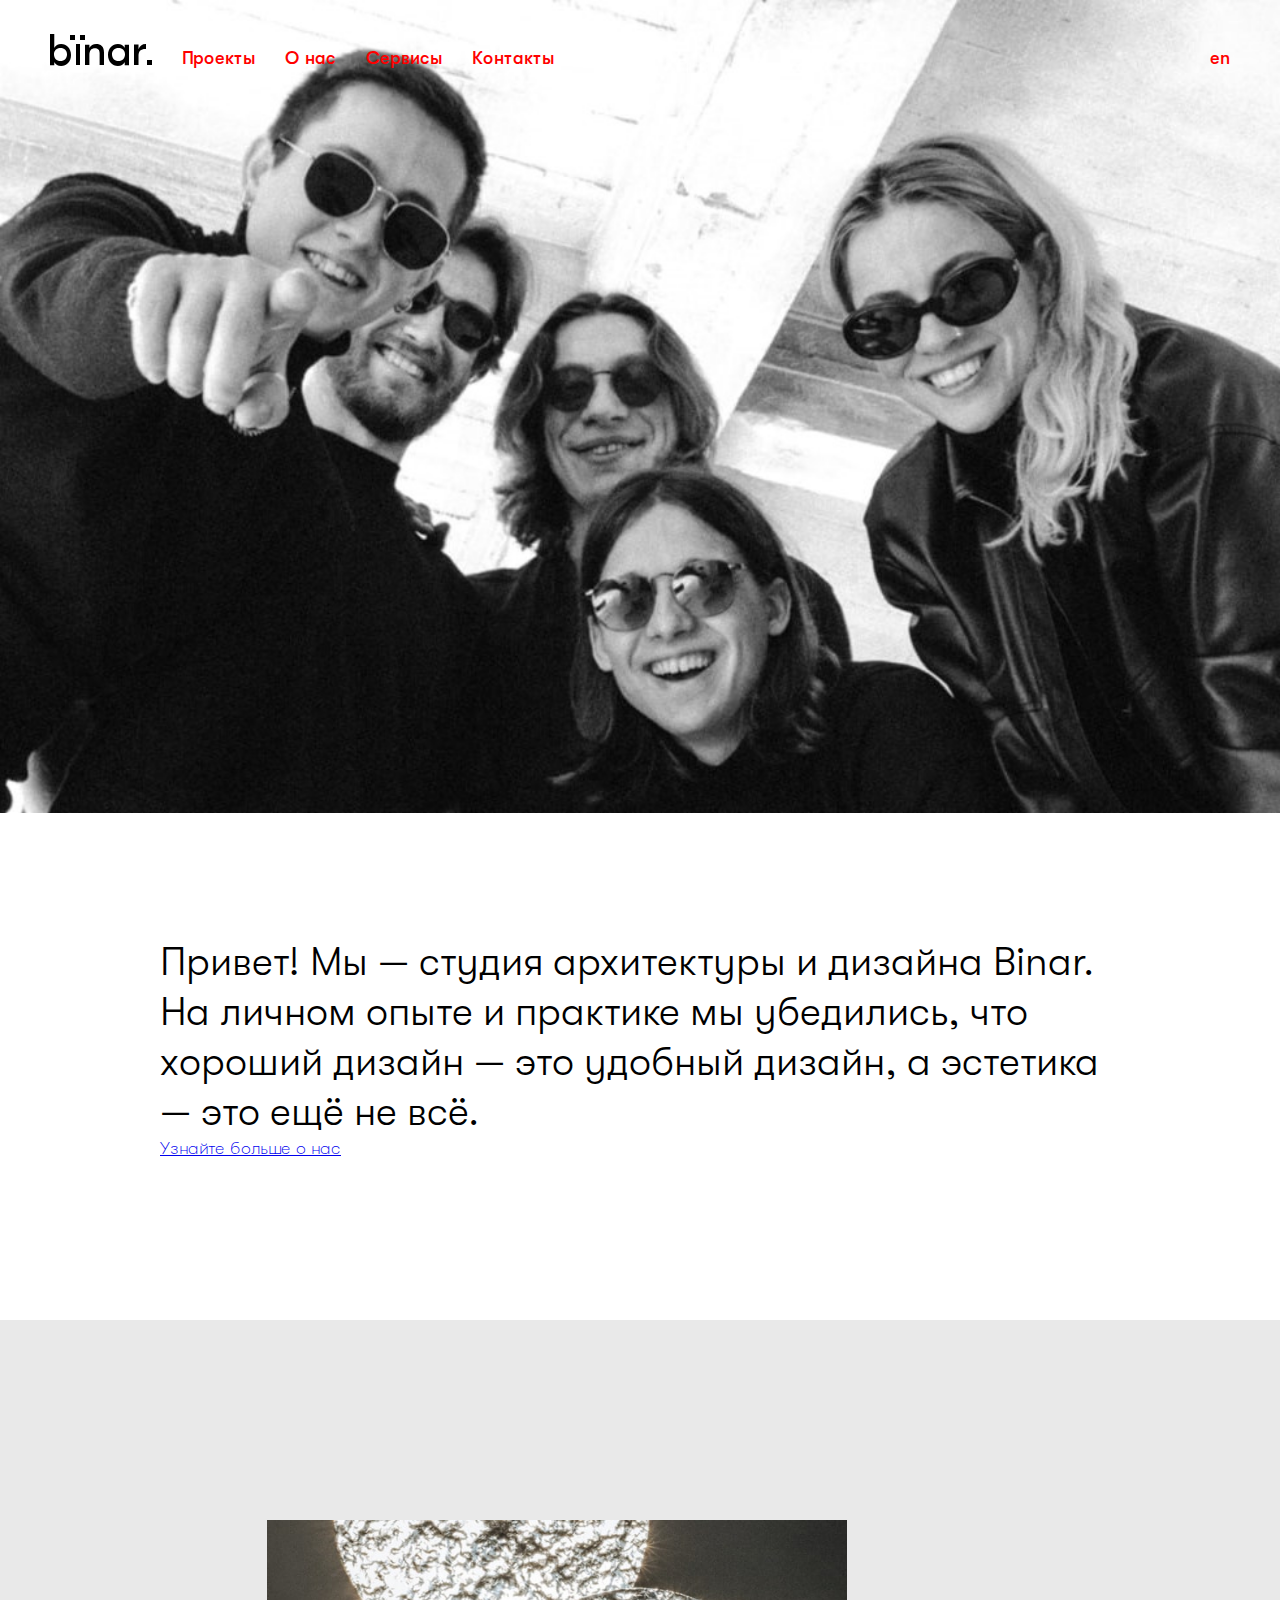
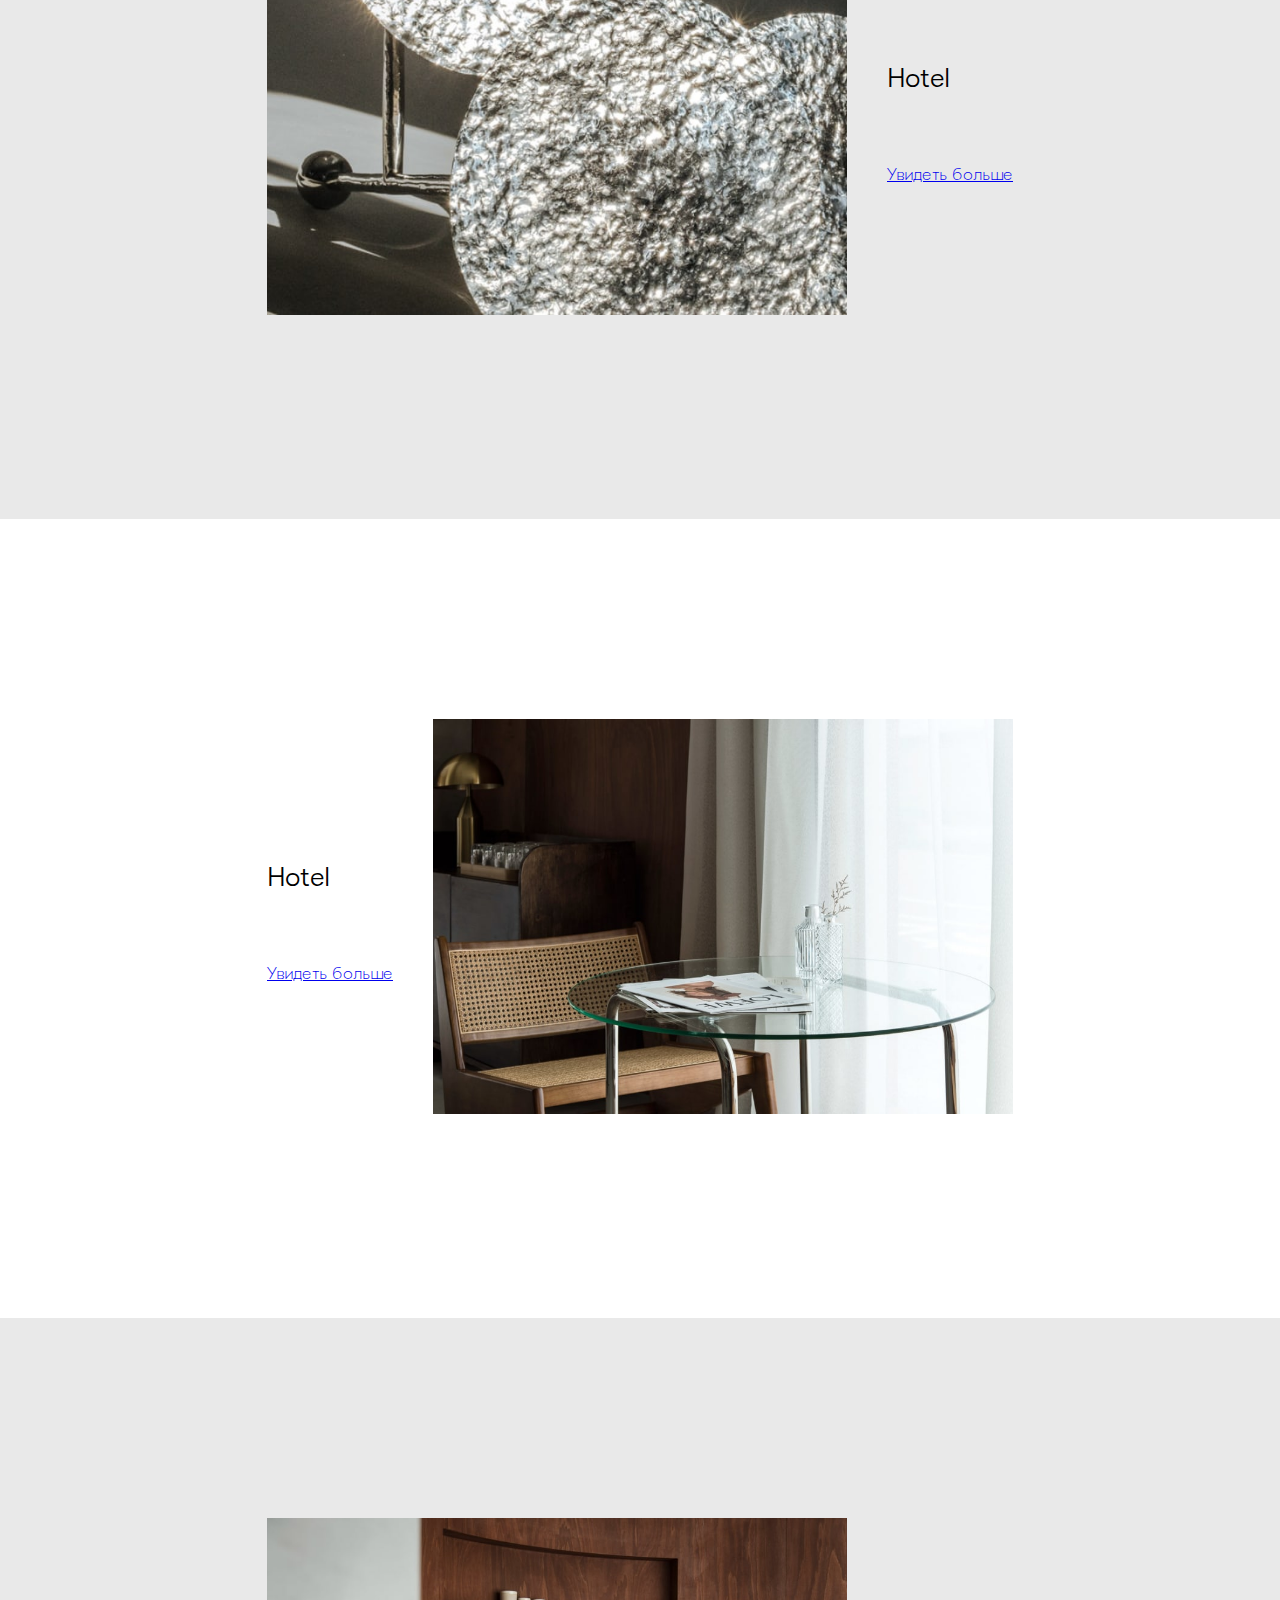
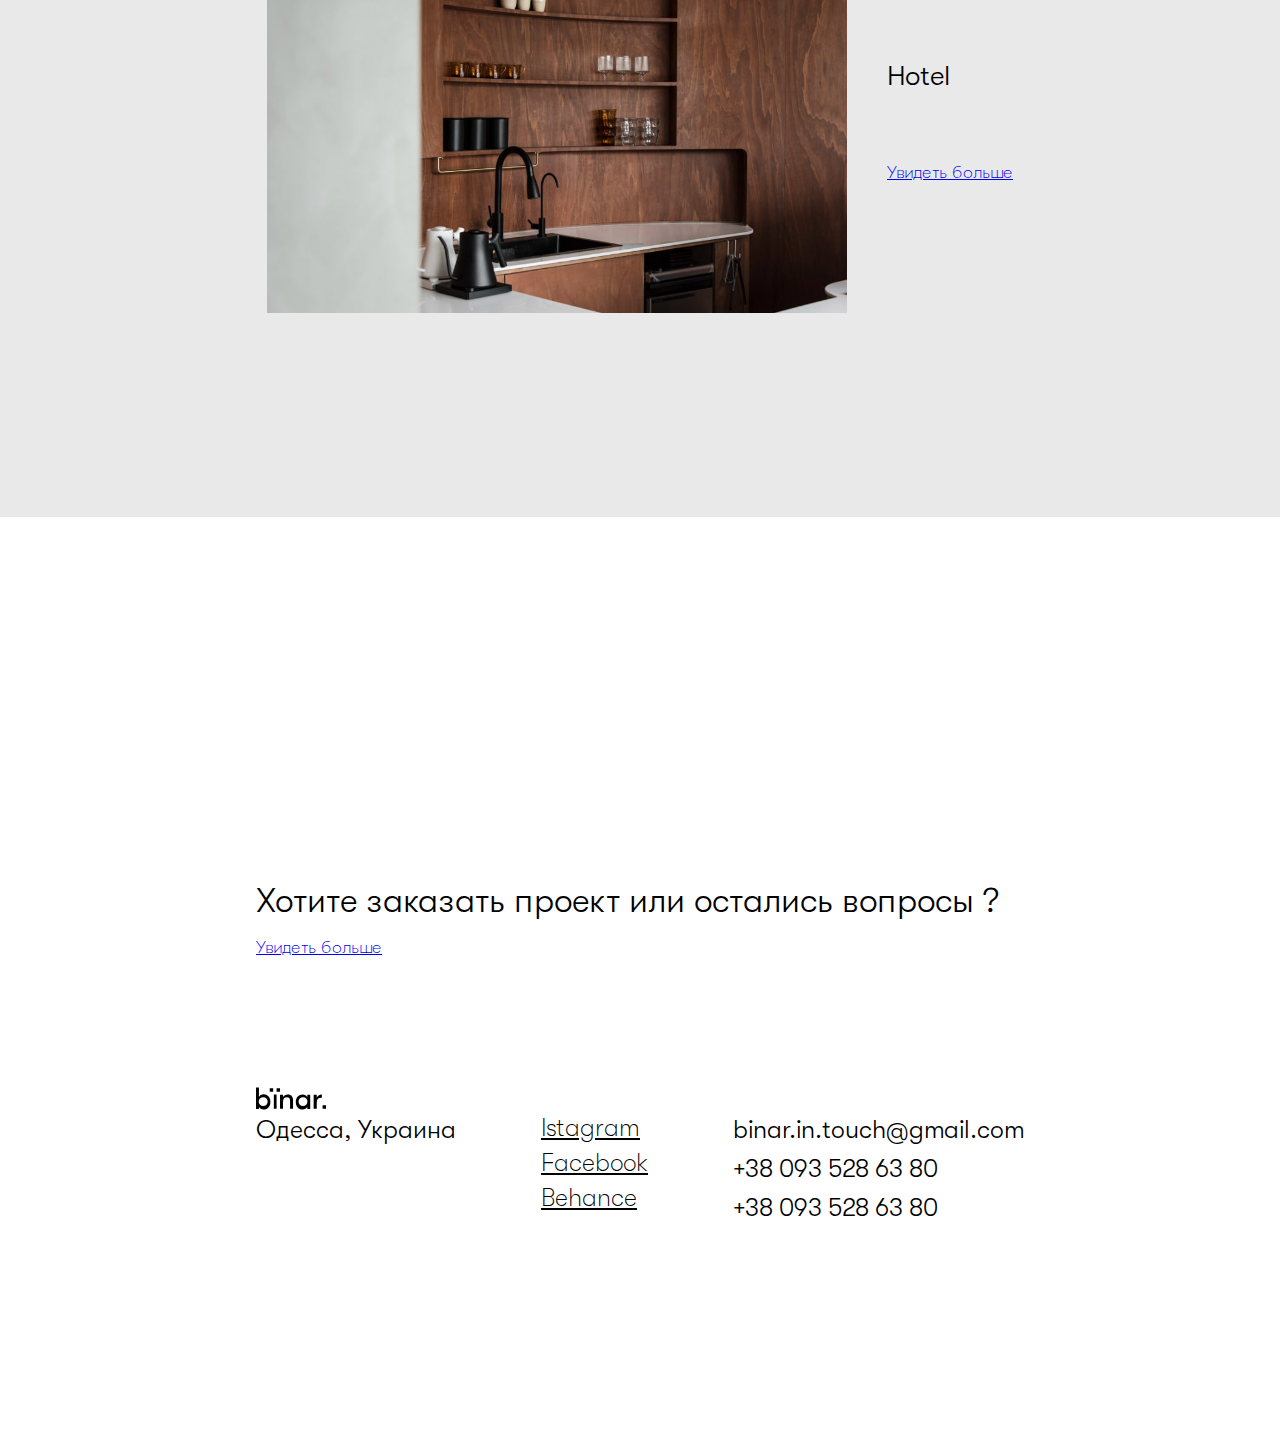
<file: pages/index.html>
<!DOCTYPE html>
<html lang="en">
<head>
    <meta charset="UTF-8">
    <title>_binar_</title>
    <link rel="stylesheet" href="../font/stylesheet.css">
    <link rel="stylesheet" href="../styles/index.css">
    <link rel="stylesheet" href="../styles/footer.css">
    <link rel="stylesheet" href="../styles/head.css">
</head>
<body>
<div class="main">
    <img class="main__img" src="../img/main.jpg" alt="firstrscreen">
    <div class="main__head">
        <div class="head__pages">
            <a class="main__link main__logo"
               href="https://www.behance.net/anna_sidorkina?tracking_source=search_projects%7Cbinar">
                <img src="../img/LOgo.svg" alt="idinah">
            </a>
            <a class="main__link" href="projects.html">Проекты</a>
            <a class="main__link" href="https://www.behance.net/anna_sidorkina?tracking_source=search_projects%7Cbinar">О нас</a>
            <a class="main__link" href="https://www.behance.net/anna_sidorkina?tracking_source=search_projects%7Cbinar">Сервисы</a>
            <a class="main__link" href="https://www.behance.net/anna_sidorkina?tracking_source=search_projects%7Cbinar">Контакты</a>
        </div>
        <div class="head__lang">
            <a class="main__link "
               href="https://www.behance.net/anna_sidorkina?tracking_source=search_projects%7Cbinar">en</a>
        </div>
    </div>
</div>
<div class="content">
    <p>
        Привет! Мы — студия архитектуры и дизайна
        Binar. На личном опыте и практике мы
        убедились, что хороший дизайн — это удобный
        дизайн, а эстетика — это ещё не всё.
    </p>
    <a href="https://www.behance.net/anna_sidorkina?tracking_source=search_projects%7Cbinar">Узнайте больше о нас</a>
</div>
<div class="back">
    <div class="hotel">
        <div>
            <img src="../img/1PIK.jpg" alt="">
        </div>
        <div class="hotel__description">
            <h1>Hotel</h1>
            <a href="https://www.behance.net/anna_sidorkina?tracking_source=search_projects%7Cbinar">Увидеть больше</a>
        </div>
    </div>
</div>
<div class="hotel__mirror">
    <div>
        <img src="../img/photo_2022-03-15_10-44-42.jpg" alt="">
    </div>
    <div class="hotel__mirror__description">
        <h1>Hotel</h1>
        <a href="https://www.behance.net/anna_sidorkina?tracking_source=search_projects%7Cbinar">Увидеть больше</a>
    </div>
</div>
<div class="back">
    <div class="hotel">
        <div>
            <img src="../img/photo_2022-03-15_10-44-50.jpg" alt="ll">
        </div>
        <div class="hotel__description">
            <h1>Hotel</h1>
            <a href="https://www.behance.net/anna_sidorkina?tracking_source=search_projects%7Cbinar">Увидеть больше</a>
        </div>
    </div>
</div>
<div class="contact">
    <div class="contact__question">
        <h1>Хотите заказать проект или остались вопросы ?</h1>
        <a href="https://www.behance.net/anna_sidorkina?tracking_source=search_projects%7Cbinar">Увидеть больше</a>
    </div>
    <img src="../img/LOgo.svg" alt="idinah">
    <div class="contentForm">
        <p>Одесса, Украина</p>
        <div>
            <a class="contact__link"
               href="https://www.behance.net/anna_sidorkina?tracking_source=search_projects%7Cbinar">Istagram</a>
            <a class="contact__link"
               href="https://www.behance.net/anna_sidorkina?tracking_source=search_projects%7Cbinar">Facebook</a>
            <a class="contact__link"
               href="https://www.behance.net/anna_sidorkina?tracking_source=search_projects%7Cbinar">Behance</a>
        </div>
        <div>
            <p>binar.in.touch@gmail.com</p>
            <p>+38 093 528 63 80</p>
            <p>+38 093 528 63 80</p>
        </div>
    </div>
</div>

</body>
</html>
</file>
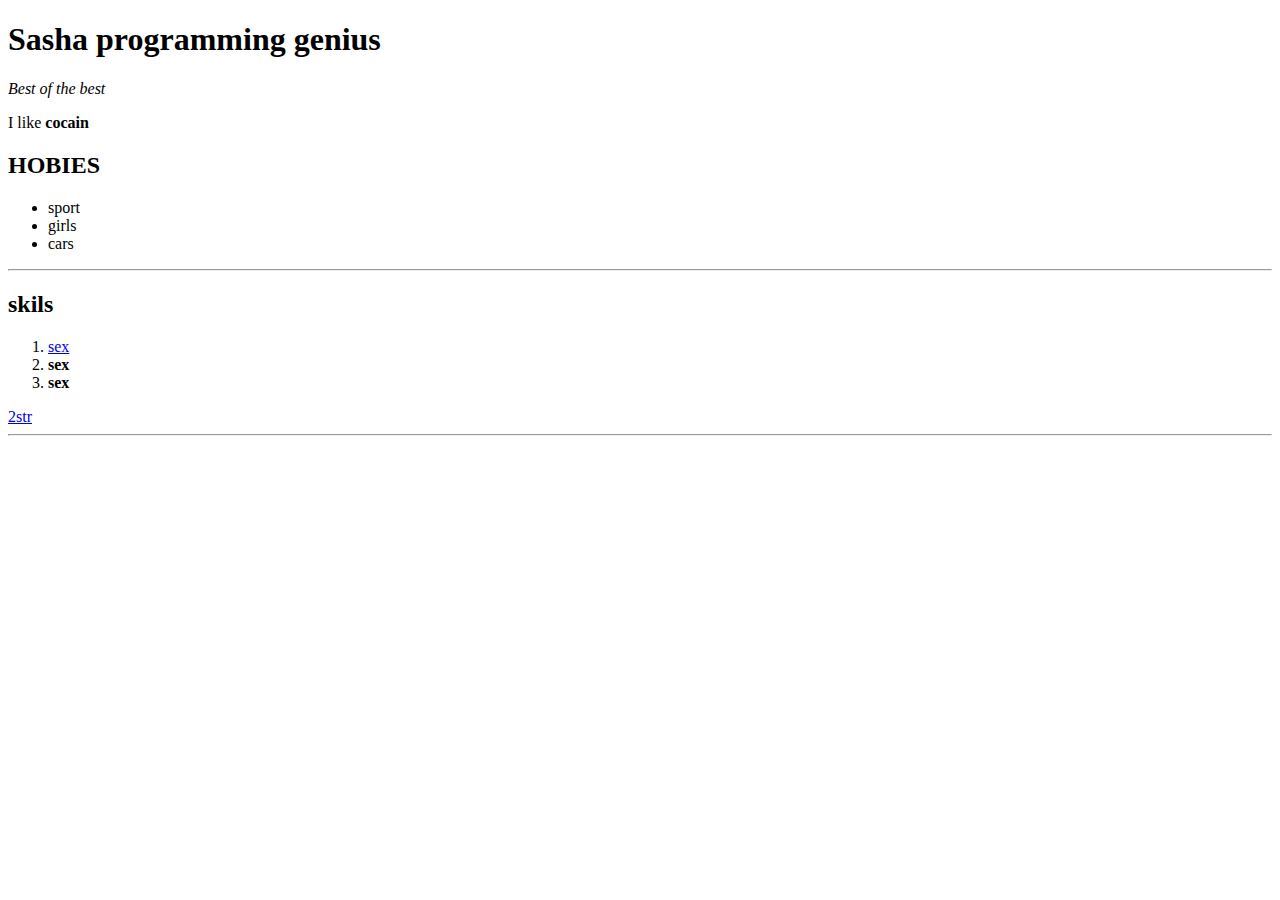
<file: 1_lesson.html>
<!doctype html>
<html>
<head>
    <meta charset="UTF-8">
    <title>Sanchik lesson</title>
</head>
<body>

<h1>Sasha programming genius </h1>
<p><em>Best of the best</em></p>
<p>I like <strong>cocain</strong></p>
<h2>HOBIES</h2>
<ul>
    <li>sport</li>
    <li>girls</li>
    <li>cars</li>
</ul>
<hr>
<h2>skils</h2>
<ol>
    <li><a href="https://rt.pornhub.com/" target="_blank">sex</a></li>
    <li><strong>sex</strong></li>
    <li><strong>sex</strong></li>
</ol>
<a href="2str.html">2str</a>
<hr>
</body>
</html>
</file>
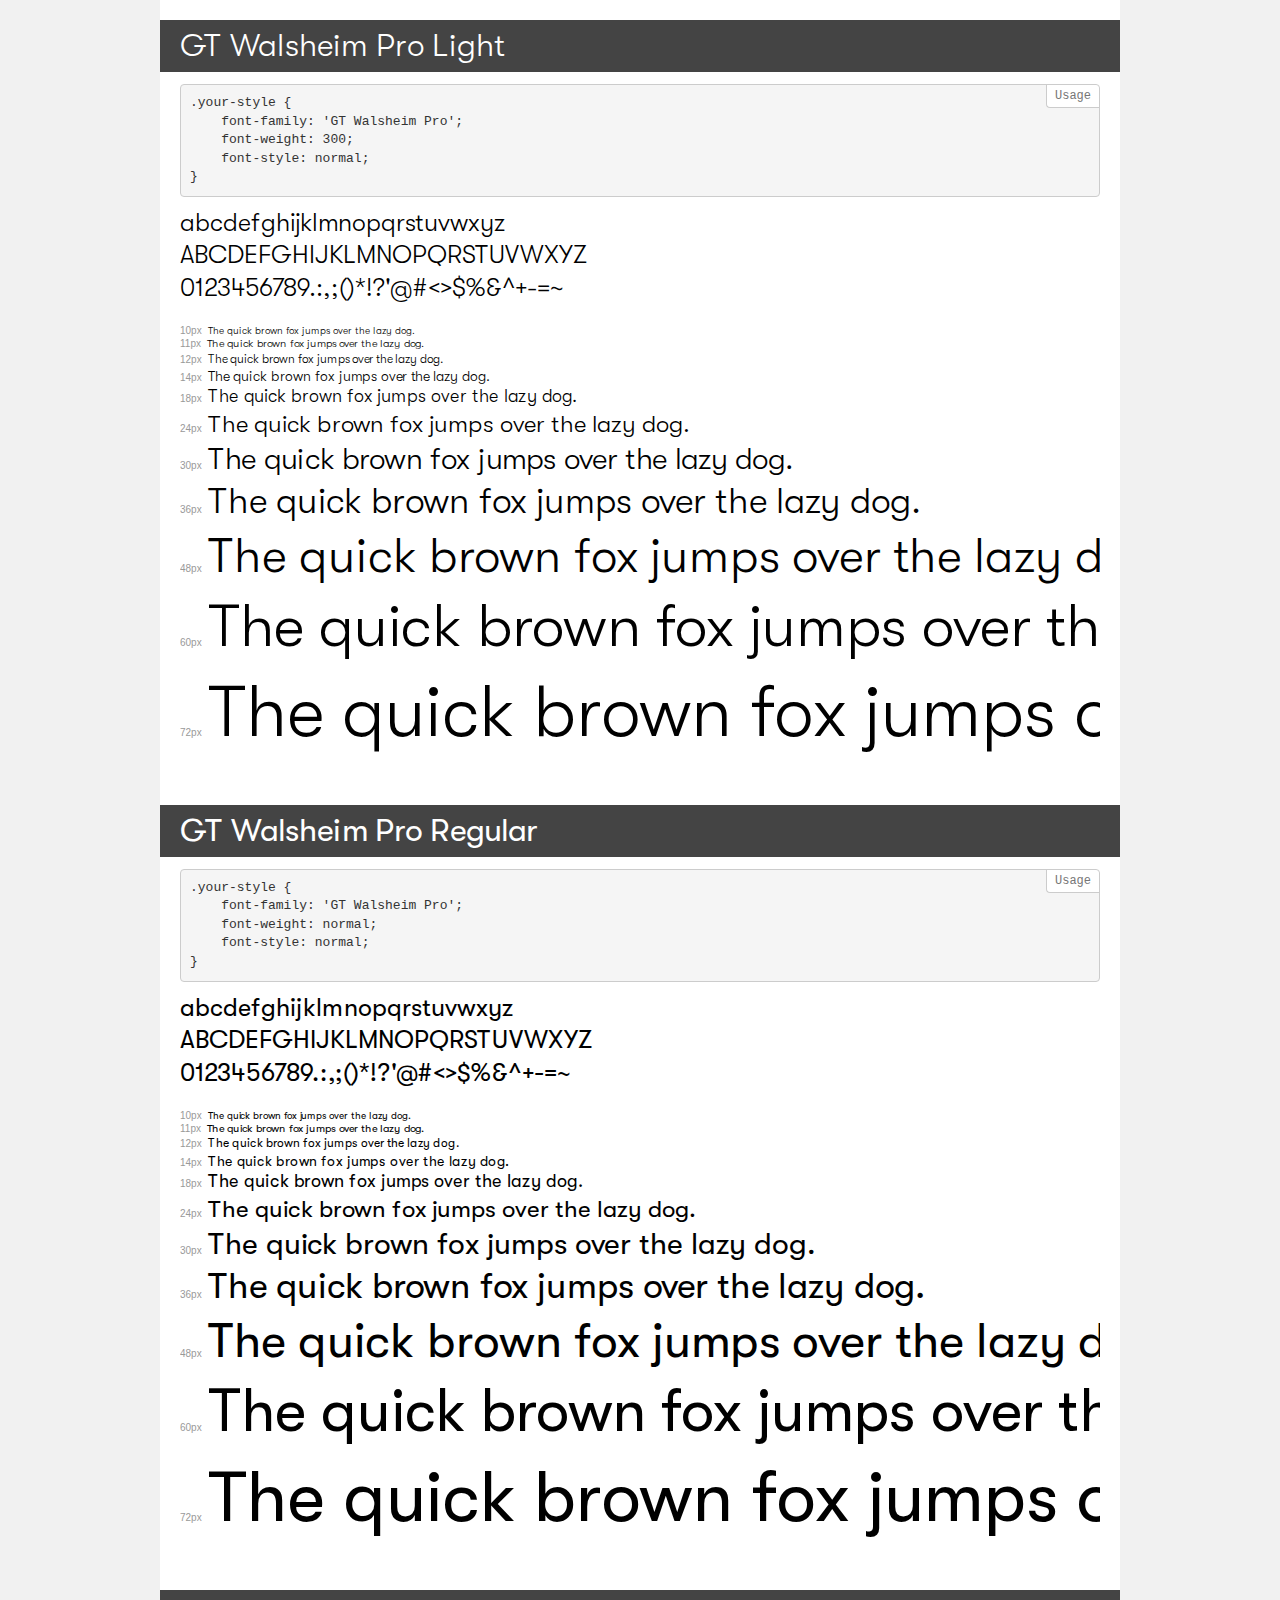
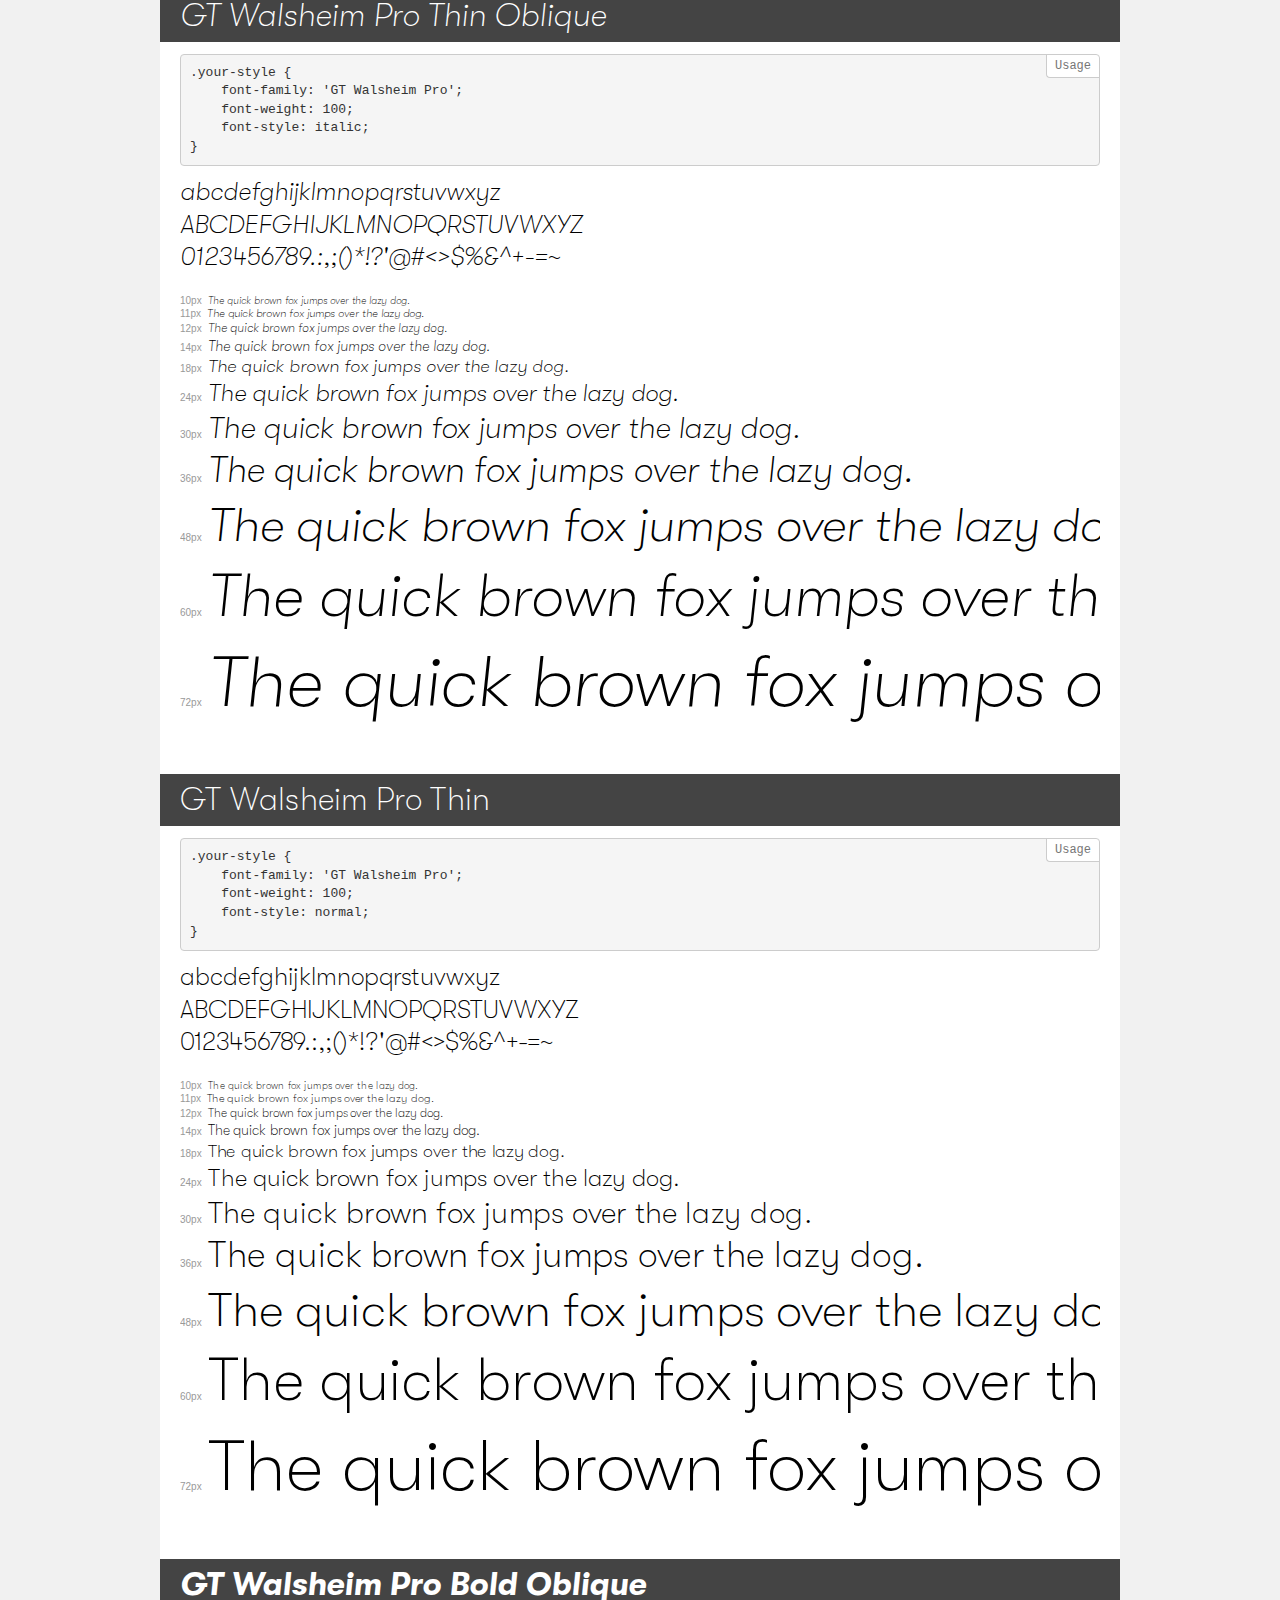
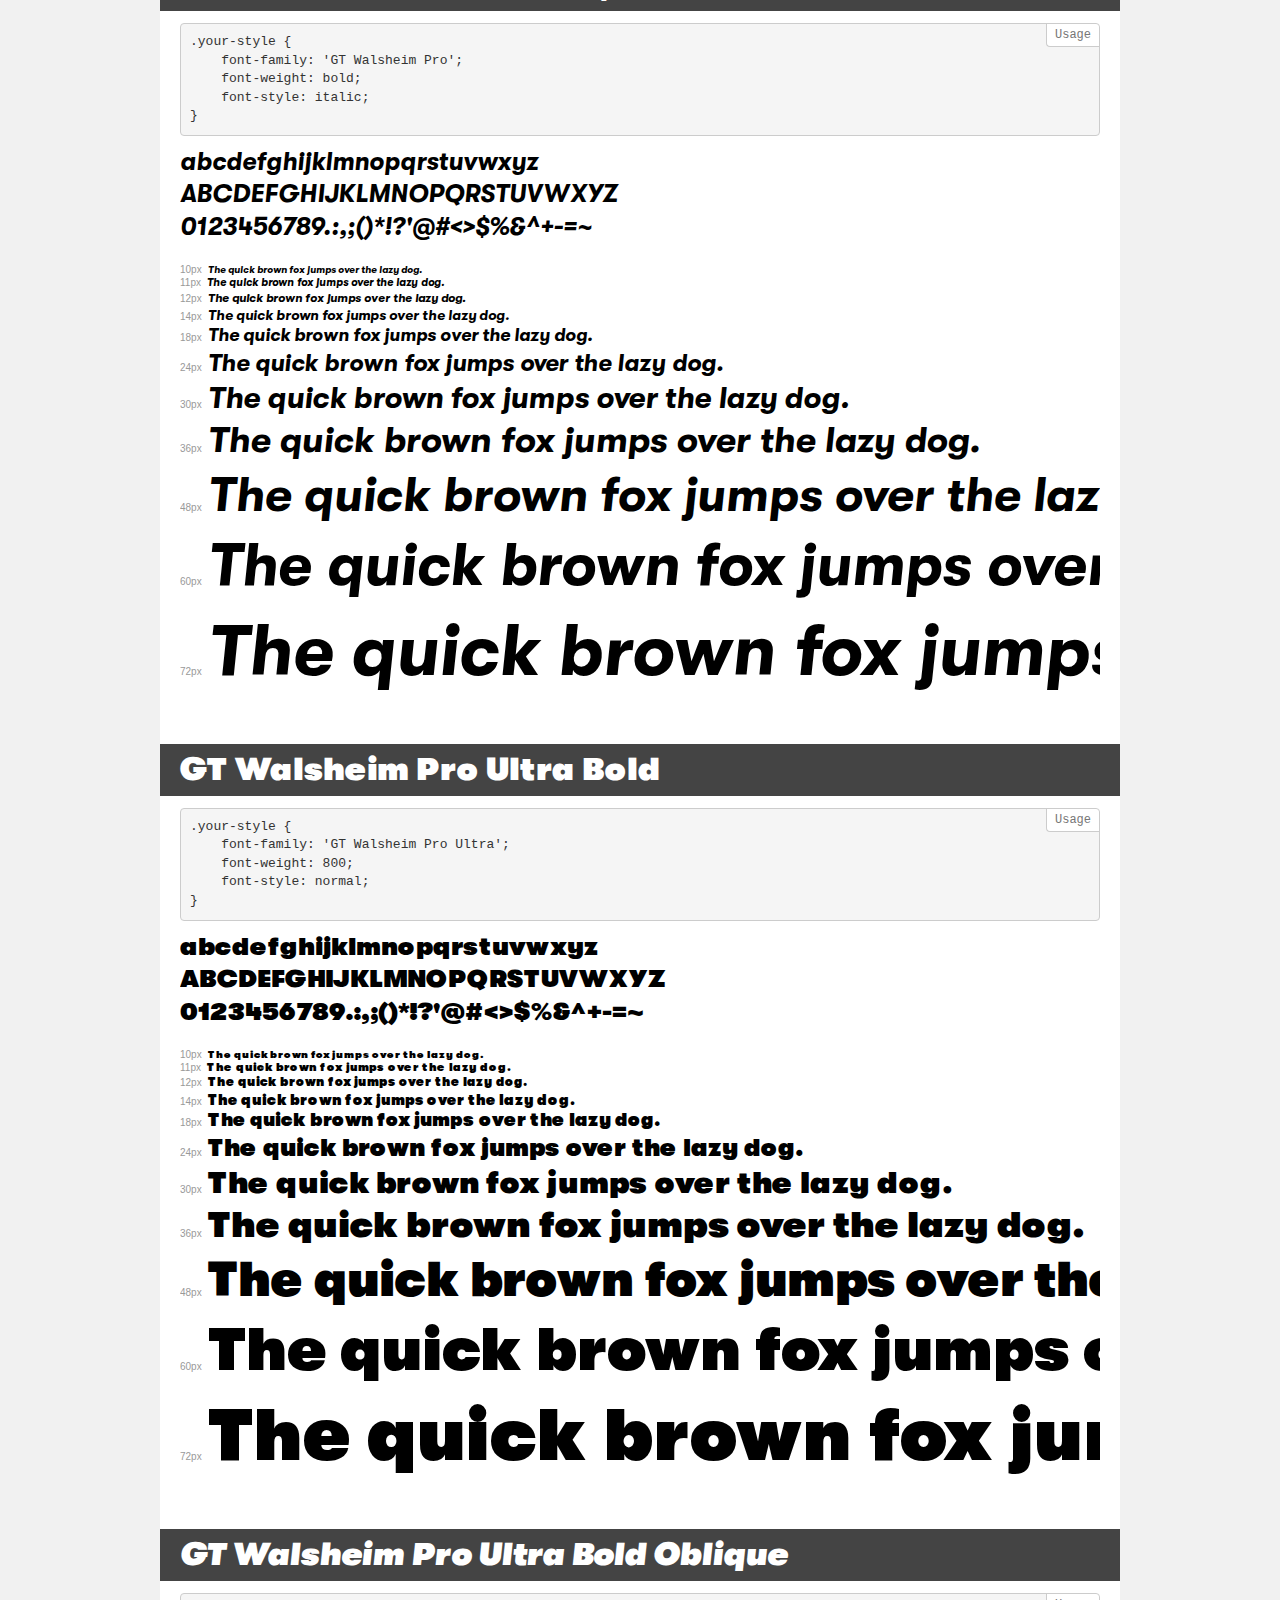
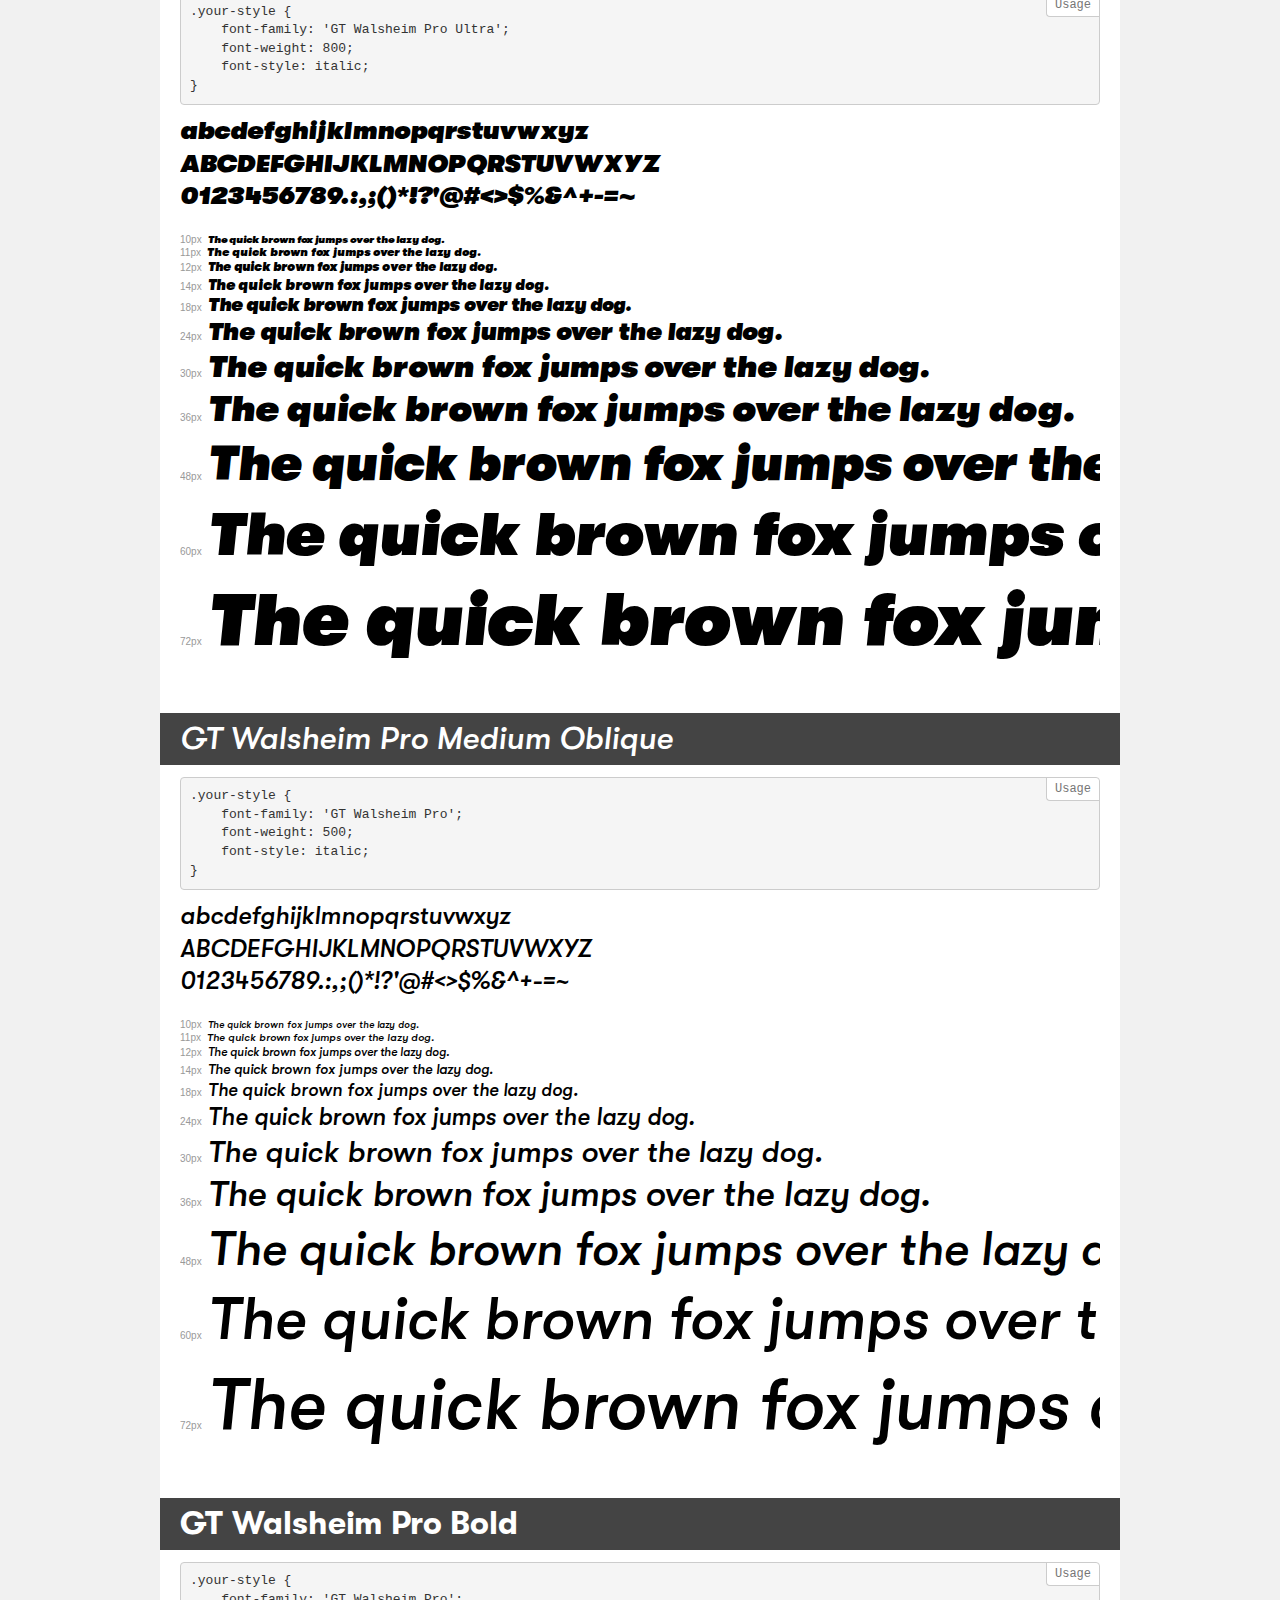
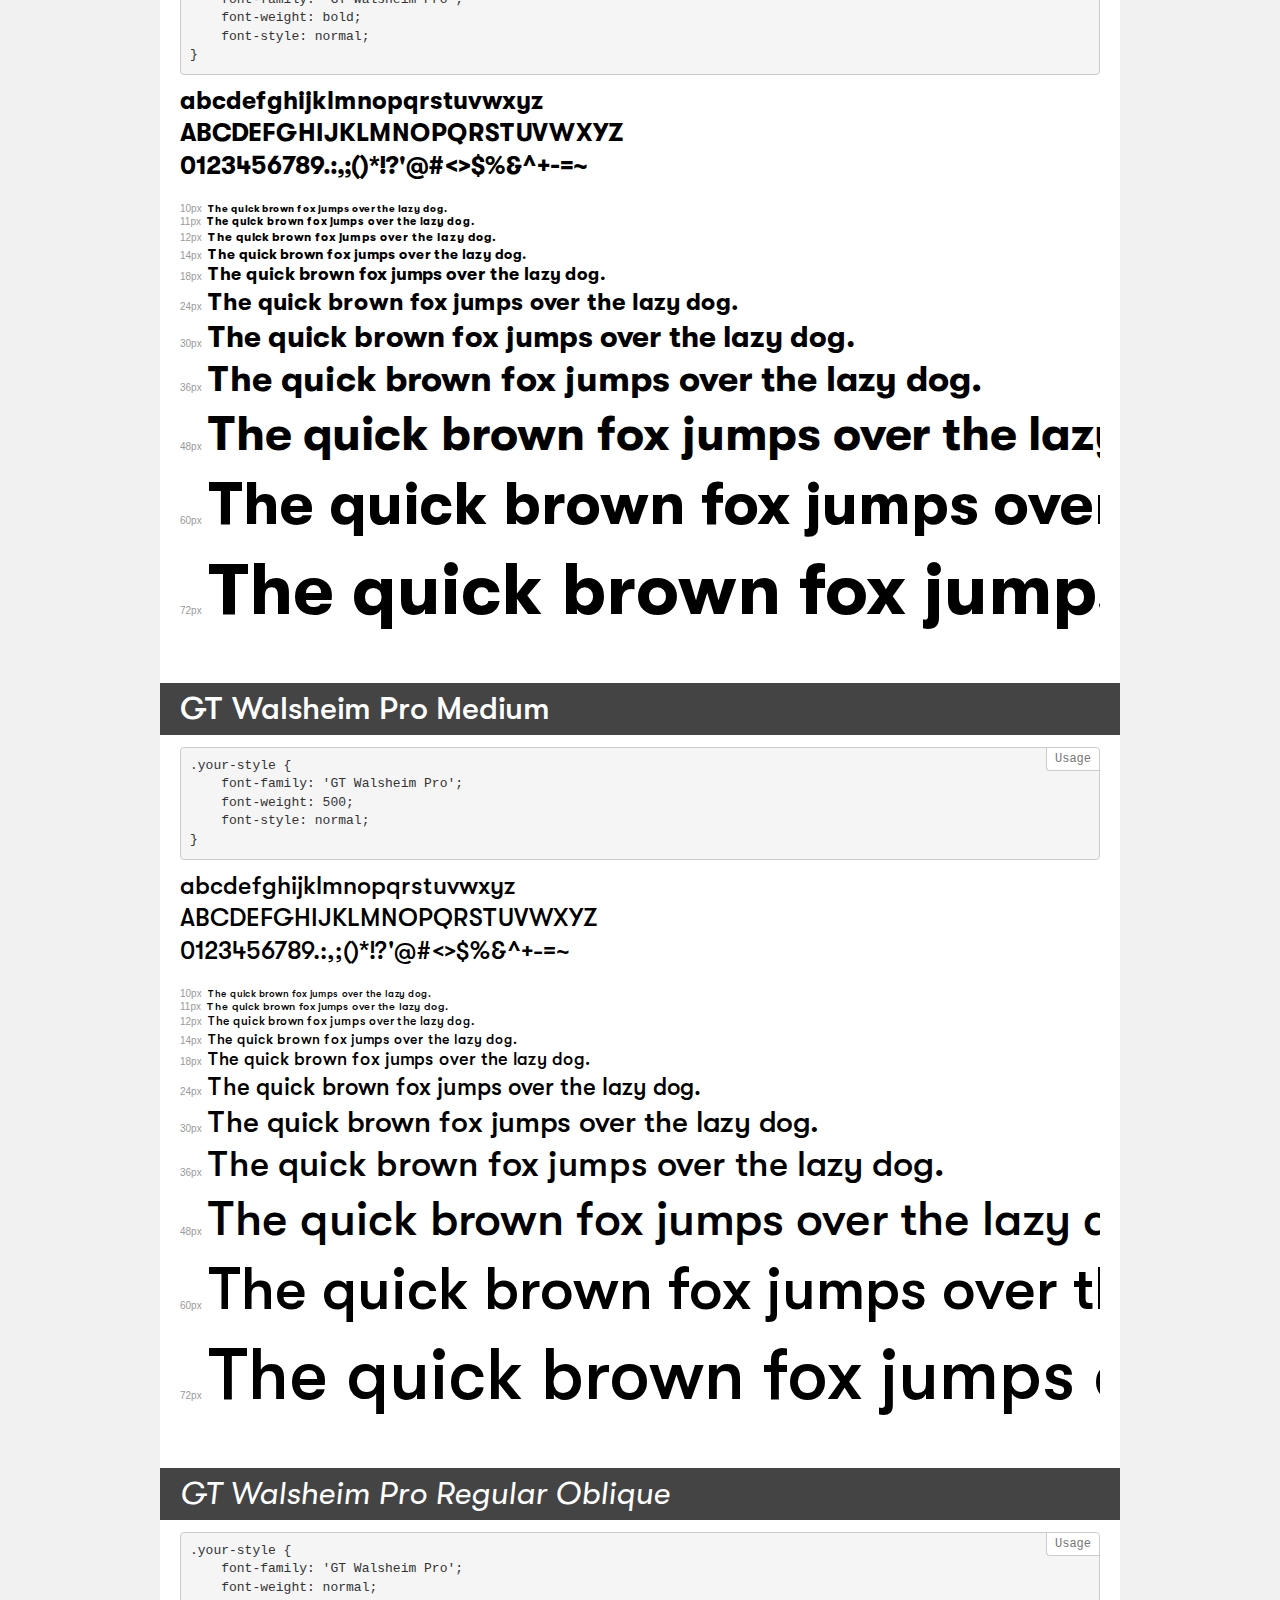
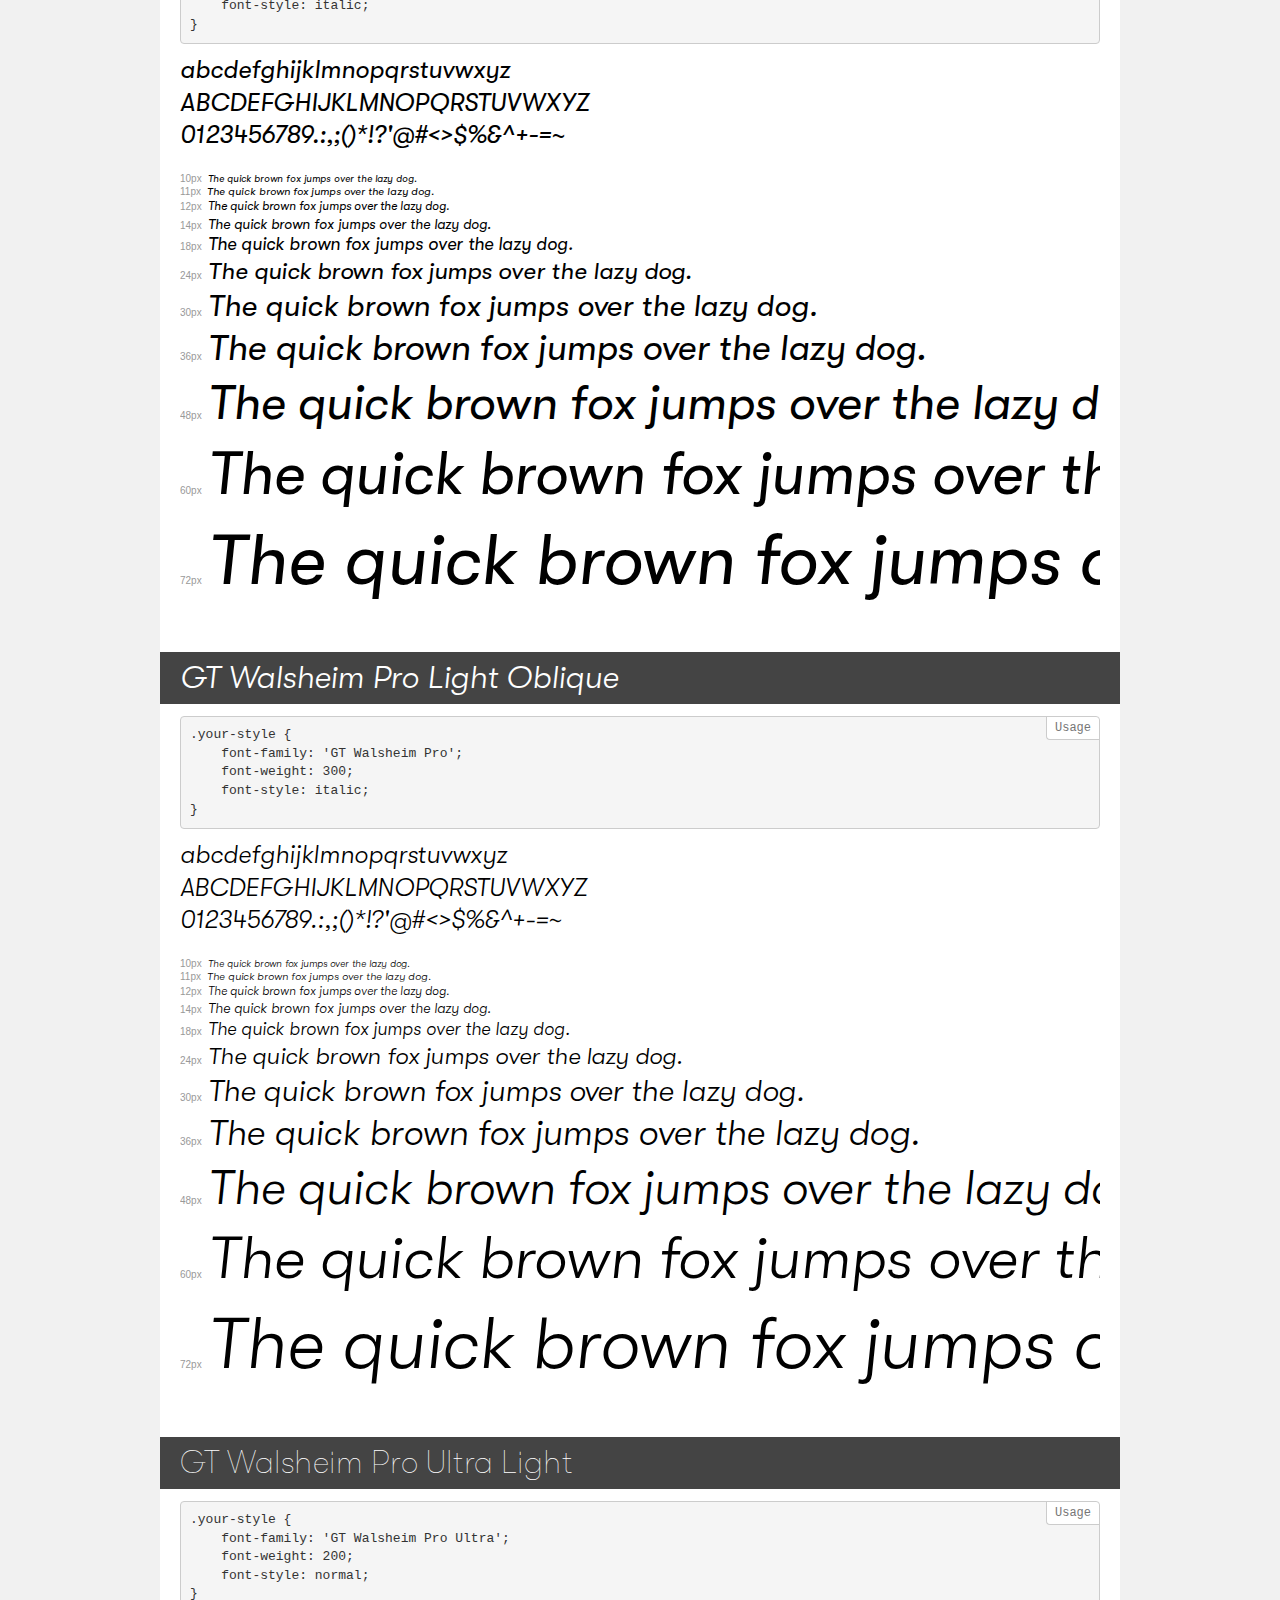
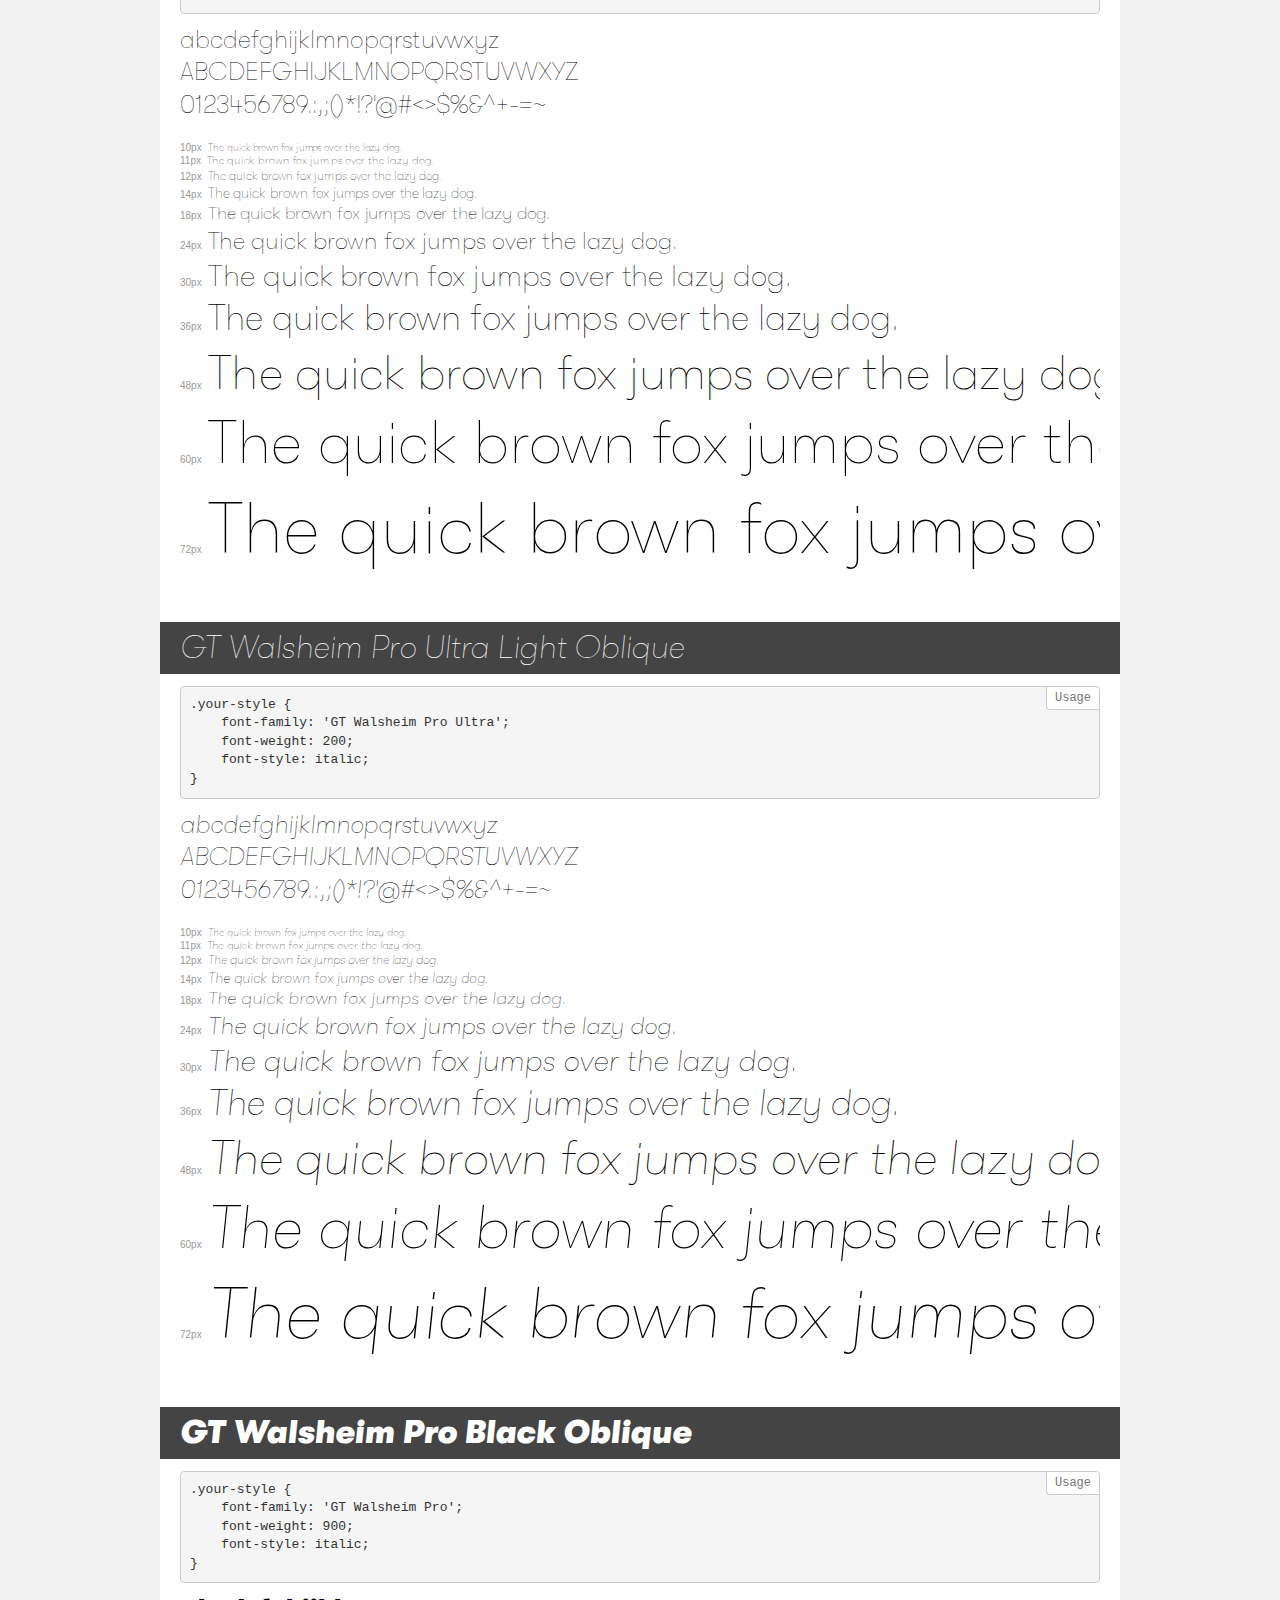
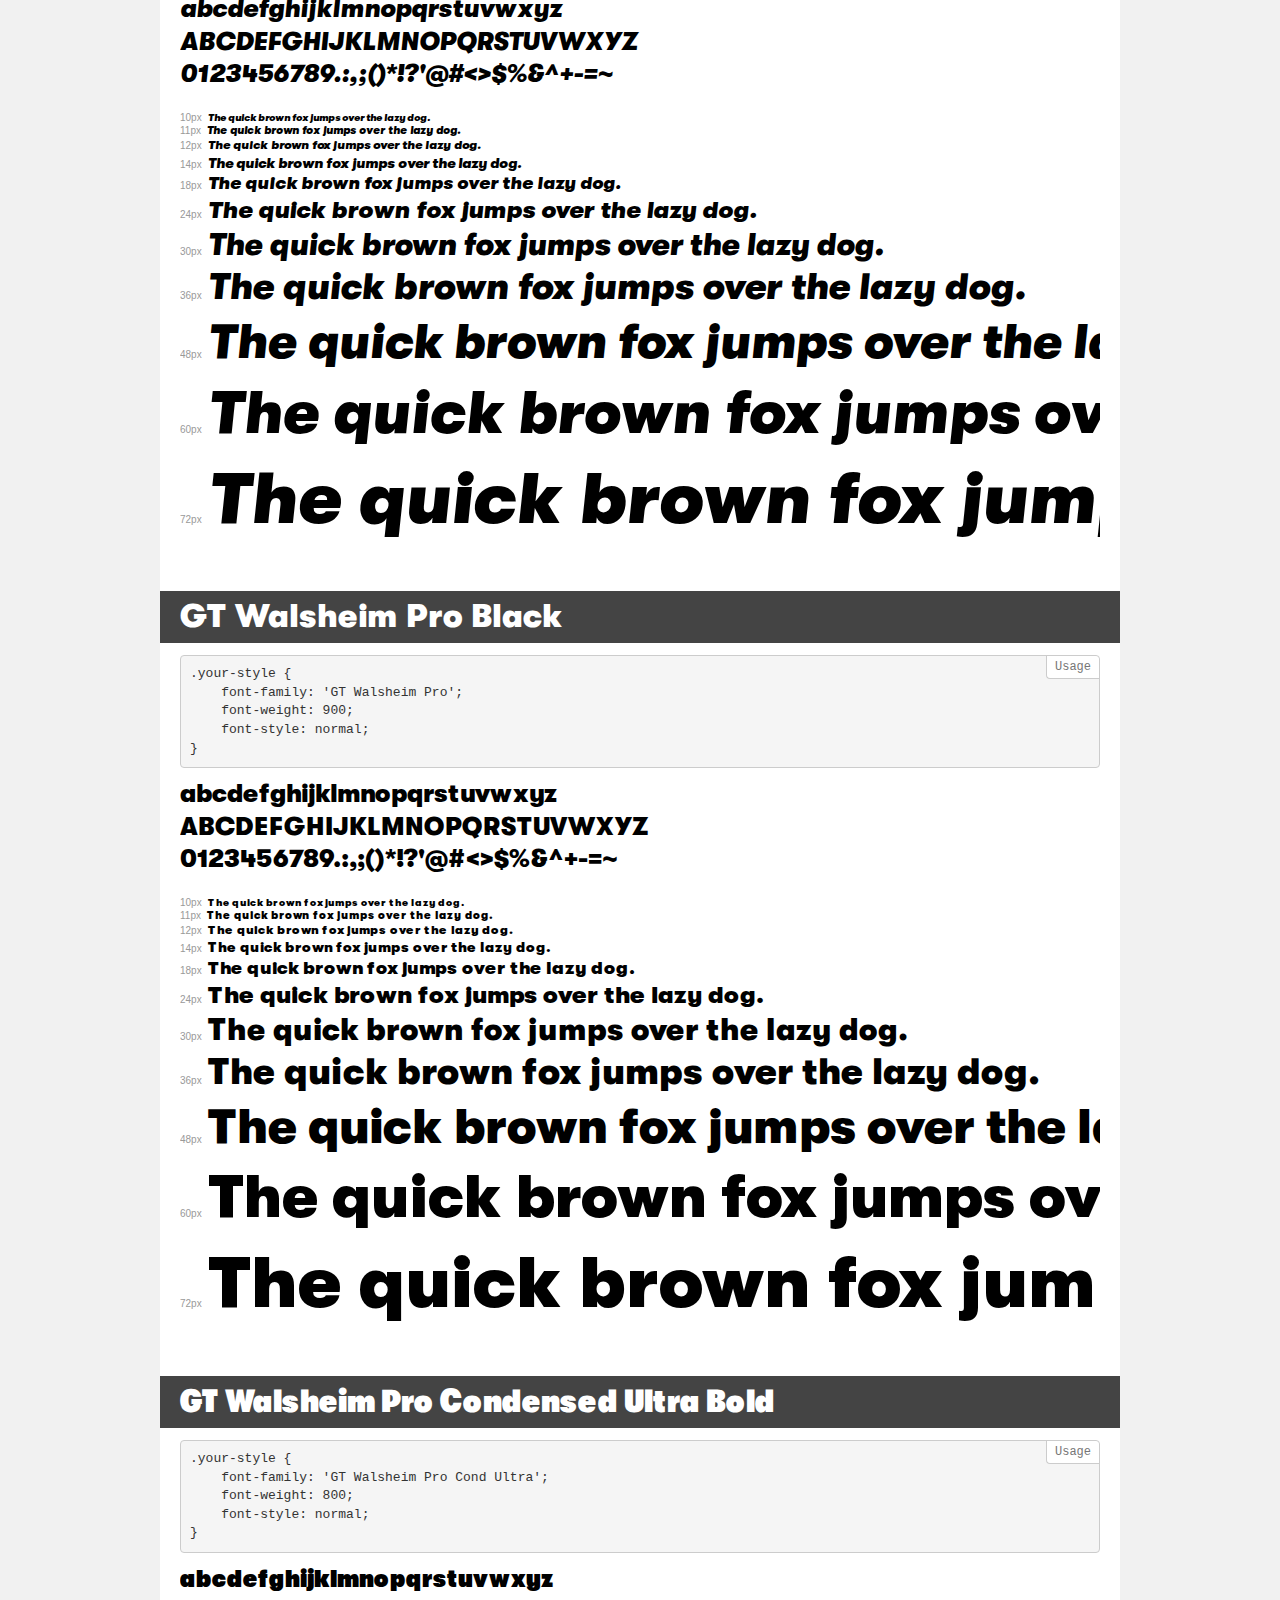
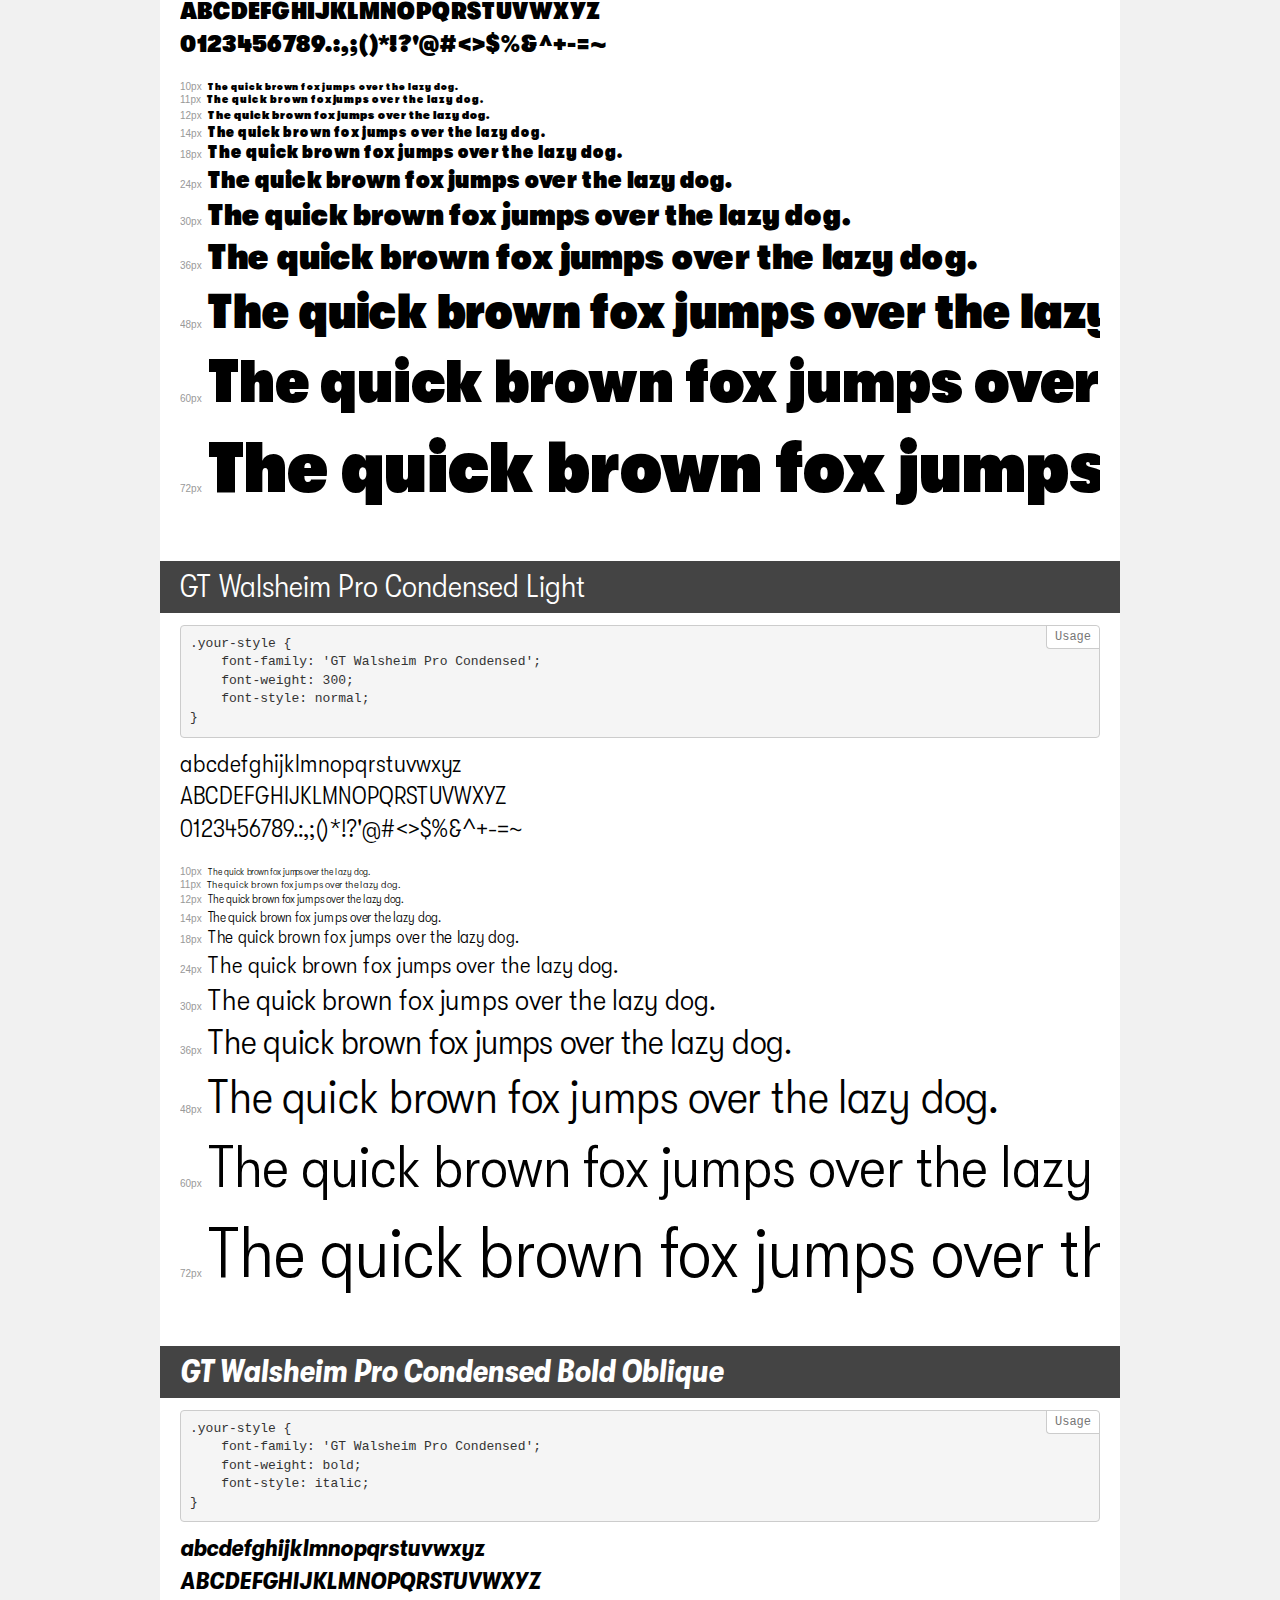
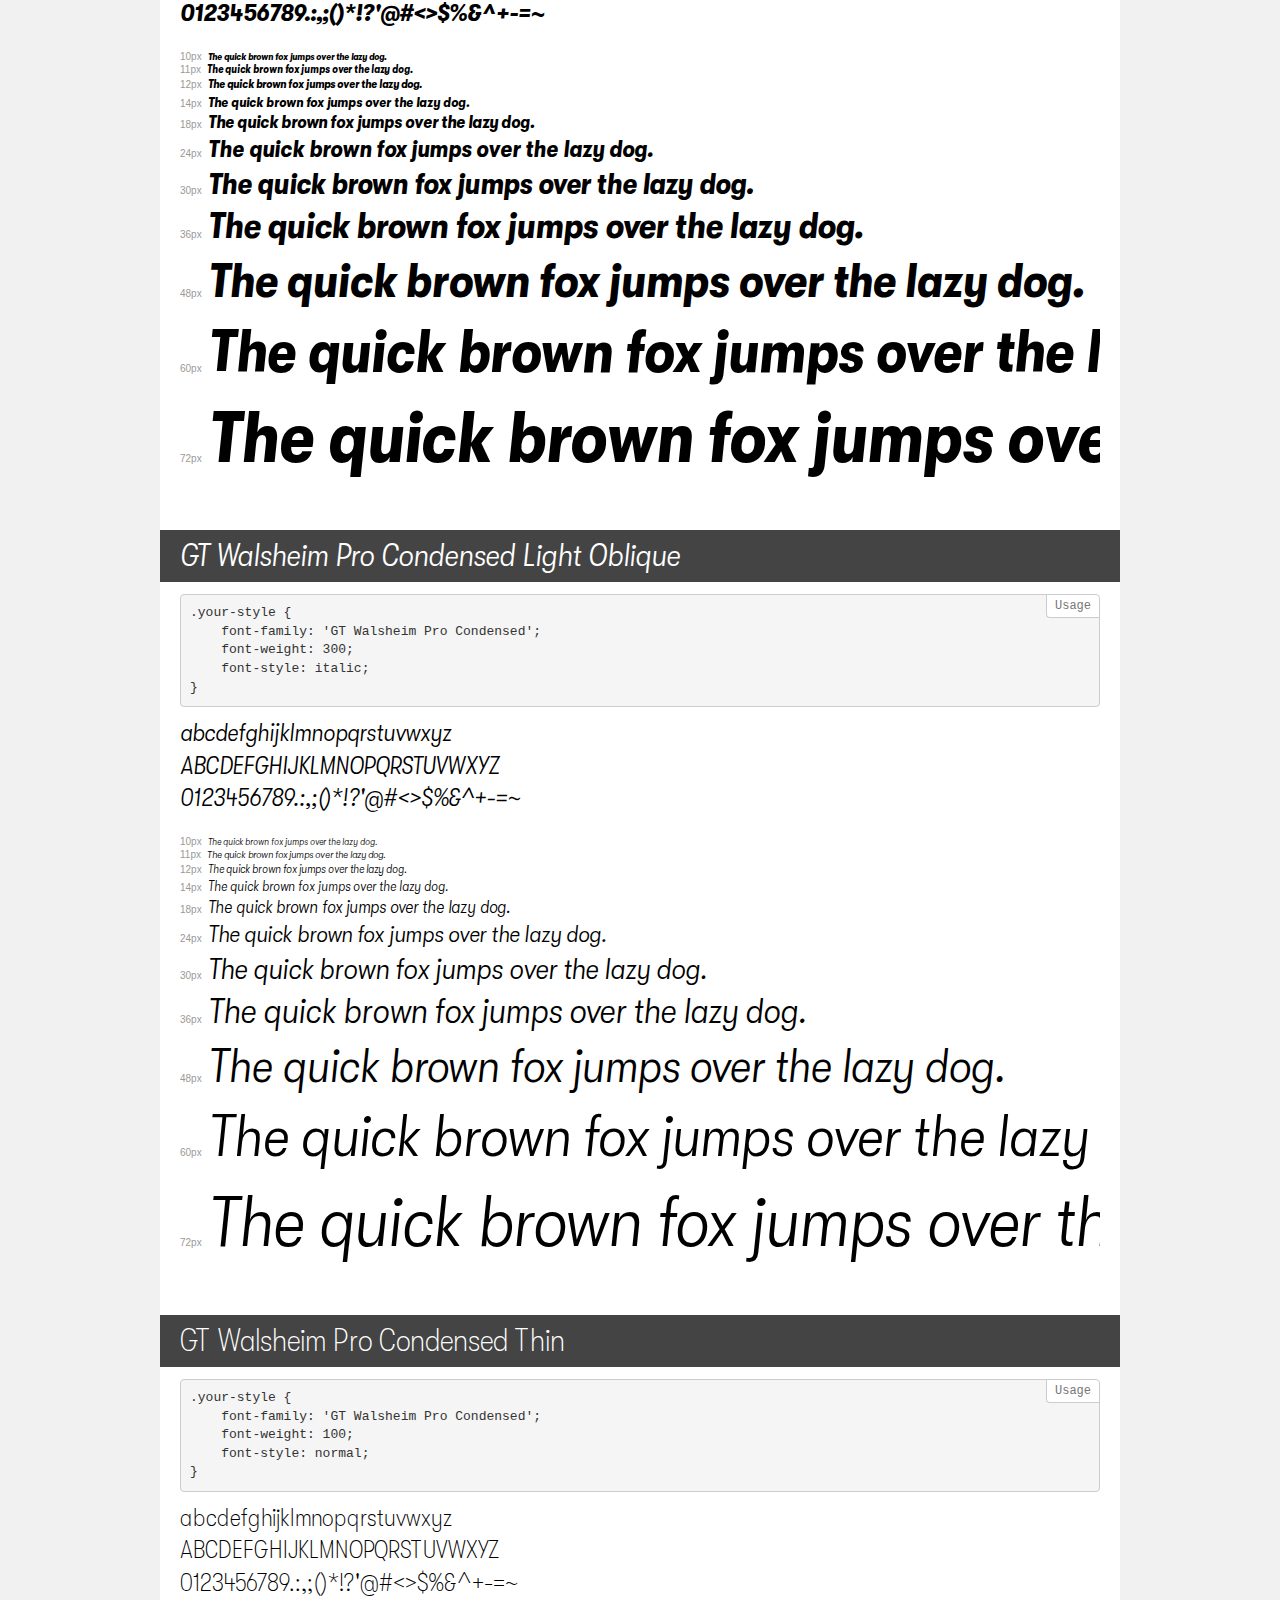
<file: font/demo.html>
<!DOCTYPE html>
<html>
<head>
    <meta charset="utf-8">
    <meta http-equiv="X-UA-Compatible" content="IE=edge">
    <meta name="viewport" content="width=device-width, initial-scale=1">
    <meta name="robots" content="noindex, noarchive">
    <meta name="format-detection" content="telephone=no">
    <title>Transfonter demo</title>
    <link href="stylesheet.css" rel="stylesheet">
    <style>
        /*
        http://meyerweb.com/eric/tools/css/reset/
        v2.0 | 20110126
        License: none (public domain)
        */
        html, body, div, span, applet, object, iframe,
        h1, h2, h3, h4, h5, h6, p, blockquote, pre,
        a, abbr, acronym, address, big, cite, code,
        del, dfn, em, img, ins, kbd, q, s, samp,
        small, strike, strong, sub, sup, tt, var,
        b, u, i, center,
        dl, dt, dd, ol, ul, li,
        fieldset, form, label, legend,
        table, caption, tbody, tfoot, thead, tr, th, td,
        article, aside, canvas, details, embed,
        figure, figcaption, footer, header, hgroup,
        menu, nav, output, ruby, section, summary,
        time, mark, audio, video {
            margin: 0;
            padding: 0;
            border: 0;
            font-size: 100%;
            font: inherit;
            vertical-align: baseline;
        }
        /* HTML5 display-role reset for older browsers */
        article, aside, details, figcaption, figure,
        footer, header, hgroup, menu, nav, section {
            display: block;
        }
        body {
            line-height: 1;
        }
        ol, ul {
            list-style: none;
        }
        blockquote, q {
            quotes: none;
        }
        blockquote:before, blockquote:after,
        q:before, q:after {
            content: '';
            content: none;
        }
        table {
            border-collapse: collapse;
            border-spacing: 0;
        }
        /* common styles */
        body {
            background: #f1f1f1;
            color: #000;
        }
        .page {
            background: #fff;
            width: 920px;
            margin: 0 auto;
            padding: 20px 20px 0 20px;
            overflow: hidden;
        }
        .font-container {
            overflow-x: auto;
            overflow-y: hidden;
            margin-bottom: 40px;
            line-height: 1.3;
            white-space: nowrap;
            padding-bottom: 5px;
        }
        h1 {
            position: relative;
            background: #444;
            font-size: 32px;
            color: #fff;
            padding: 10px 20px;
            margin: 0 -20px 12px -20px;
        }
        .letters {
            font-size: 25px;
            margin-bottom: 20px;
        }
        .s10:before {
            content: '10px';
        }
        .s11:before {
            content: '11px';
        }
        .s12:before {
            content: '12px';
        }
        .s14:before {
            content: '14px';
        }
        .s18:before {
            content: '18px';
        }
        .s24:before {
            content: '24px';
        }
        .s30:before {
            content: '30px';
        }
        .s36:before {
            content: '36px';
        }
        .s48:before {
            content: '48px';
        }
        .s60:before {
            content: '60px';
        }
        .s72:before {
            content: '72px';
        }
        .s10:before, .s11:before, .s12:before, .s14:before,
        .s18:before, .s24:before, .s30:before, .s36:before,
        .s48:before, .s60:before, .s72:before {
            font-family: Arial, sans-serif;
            font-size: 10px;
            font-weight: normal;
            font-style: normal;
            color: #999;
            padding-right: 6px;
        }
        pre {
            display: block;
            position: relative;
            padding: 9px;
            margin: 0 0 10px;
            font-family: Monaco, Menlo, Consolas, "Courier New", monospace !important;
            font-size: 13px;
            line-height: 1.428571429;
            color: #333;
            font-weight: normal !important;
            font-style: normal !important;
            background-color: #f5f5f5;
            border: 1px solid #ccc;
            overflow-x: auto;
            border-radius: 4px;
        }
        pre:after {
            display: block;
            position: absolute;
            right: 0;
            top: 0;
            content: 'Usage';
            line-height: 1;
            padding: 5px 8px;
            font-size: 12px;
            color: #767676;
            background-color: #fff;
            border: 1px solid #ccc;
            border-right: none;
            border-top: none;
            border-radius: 0 4px 0 4px;
            z-index: 10;
        }
        /* responsive */
        @media (max-width: 959px) {
            .page {
                width: auto;
                margin: 0;
            }
        }
    </style>
</head>
<body>
<div class="page">
    <div class="demo" style="font-family: 'GT Walsheim Pro'; font-weight: 300; font-style: normal;">
        <h1>GT Walsheim Pro Light</h1>
        <pre>.your-style {
    font-family: 'GT Walsheim Pro';
    font-weight: 300;
    font-style: normal;
}</pre>
        <div class="font-container">
            <p class="letters">
                abcdefghijklmnopqrstuvwxyz<br>
ABCDEFGHIJKLMNOPQRSTUVWXYZ<br>
                0123456789.:,;()*!?'@#<>$%&^+-=~
            </p>
            <p class="s10" style="font-size: 10px;">The quick brown fox jumps over the lazy dog.</p>
            <p class="s11" style="font-size: 11px;">The quick brown fox jumps over the lazy dog.</p>
            <p class="s12" style="font-size: 12px;">The quick brown fox jumps over the lazy dog.</p>
            <p class="s14" style="font-size: 14px;">The quick brown fox jumps over the lazy dog.</p>
            <p class="s18" style="font-size: 18px;">The quick brown fox jumps over the lazy dog.</p>
            <p class="s24" style="font-size: 24px;">The quick brown fox jumps over the lazy dog.</p>
            <p class="s30" style="font-size: 30px;">The quick brown fox jumps over the lazy dog.</p>
            <p class="s36" style="font-size: 36px;">The quick brown fox jumps over the lazy dog.</p>
            <p class="s48" style="font-size: 48px;">The quick brown fox jumps over the lazy dog.</p>
            <p class="s60" style="font-size: 60px;">The quick brown fox jumps over the lazy dog.</p>
            <p class="s72" style="font-size: 72px;">The quick brown fox jumps over the lazy dog.</p>
        </div>
    </div>
    <div class="demo" style="font-family: 'GT Walsheim Pro'; font-weight: normal; font-style: normal;">
        <h1>GT Walsheim Pro Regular</h1>
        <pre>.your-style {
    font-family: 'GT Walsheim Pro';
    font-weight: normal;
    font-style: normal;
}</pre>
        <div class="font-container">
            <p class="letters">
                abcdefghijklmnopqrstuvwxyz<br>
ABCDEFGHIJKLMNOPQRSTUVWXYZ<br>
                0123456789.:,;()*!?'@#<>$%&^+-=~
            </p>
            <p class="s10" style="font-size: 10px;">The quick brown fox jumps over the lazy dog.</p>
            <p class="s11" style="font-size: 11px;">The quick brown fox jumps over the lazy dog.</p>
            <p class="s12" style="font-size: 12px;">The quick brown fox jumps over the lazy dog.</p>
            <p class="s14" style="font-size: 14px;">The quick brown fox jumps over the lazy dog.</p>
            <p class="s18" style="font-size: 18px;">The quick brown fox jumps over the lazy dog.</p>
            <p class="s24" style="font-size: 24px;">The quick brown fox jumps over the lazy dog.</p>
            <p class="s30" style="font-size: 30px;">The quick brown fox jumps over the lazy dog.</p>
            <p class="s36" style="font-size: 36px;">The quick brown fox jumps over the lazy dog.</p>
            <p class="s48" style="font-size: 48px;">The quick brown fox jumps over the lazy dog.</p>
            <p class="s60" style="font-size: 60px;">The quick brown fox jumps over the lazy dog.</p>
            <p class="s72" style="font-size: 72px;">The quick brown fox jumps over the lazy dog.</p>
        </div>
    </div>
    <div class="demo" style="font-family: 'GT Walsheim Pro'; font-weight: 100; font-style: italic;">
        <h1>GT Walsheim Pro Thin Oblique</h1>
        <pre>.your-style {
    font-family: 'GT Walsheim Pro';
    font-weight: 100;
    font-style: italic;
}</pre>
        <div class="font-container">
            <p class="letters">
                abcdefghijklmnopqrstuvwxyz<br>
ABCDEFGHIJKLMNOPQRSTUVWXYZ<br>
                0123456789.:,;()*!?'@#<>$%&^+-=~
            </p>
            <p class="s10" style="font-size: 10px;">The quick brown fox jumps over the lazy dog.</p>
            <p class="s11" style="font-size: 11px;">The quick brown fox jumps over the lazy dog.</p>
            <p class="s12" style="font-size: 12px;">The quick brown fox jumps over the lazy dog.</p>
            <p class="s14" style="font-size: 14px;">The quick brown fox jumps over the lazy dog.</p>
            <p class="s18" style="font-size: 18px;">The quick brown fox jumps over the lazy dog.</p>
            <p class="s24" style="font-size: 24px;">The quick brown fox jumps over the lazy dog.</p>
            <p class="s30" style="font-size: 30px;">The quick brown fox jumps over the lazy dog.</p>
            <p class="s36" style="font-size: 36px;">The quick brown fox jumps over the lazy dog.</p>
            <p class="s48" style="font-size: 48px;">The quick brown fox jumps over the lazy dog.</p>
            <p class="s60" style="font-size: 60px;">The quick brown fox jumps over the lazy dog.</p>
            <p class="s72" style="font-size: 72px;">The quick brown fox jumps over the lazy dog.</p>
        </div>
    </div>
    <div class="demo" style="font-family: 'GT Walsheim Pro'; font-weight: 100; font-style: normal;">
        <h1>GT Walsheim Pro Thin</h1>
        <pre>.your-style {
    font-family: 'GT Walsheim Pro';
    font-weight: 100;
    font-style: normal;
}</pre>
        <div class="font-container">
            <p class="letters">
                abcdefghijklmnopqrstuvwxyz<br>
ABCDEFGHIJKLMNOPQRSTUVWXYZ<br>
                0123456789.:,;()*!?'@#<>$%&^+-=~
            </p>
            <p class="s10" style="font-size: 10px;">The quick brown fox jumps over the lazy dog.</p>
            <p class="s11" style="font-size: 11px;">The quick brown fox jumps over the lazy dog.</p>
            <p class="s12" style="font-size: 12px;">The quick brown fox jumps over the lazy dog.</p>
            <p class="s14" style="font-size: 14px;">The quick brown fox jumps over the lazy dog.</p>
            <p class="s18" style="font-size: 18px;">The quick brown fox jumps over the lazy dog.</p>
            <p class="s24" style="font-size: 24px;">The quick brown fox jumps over the lazy dog.</p>
            <p class="s30" style="font-size: 30px;">The quick brown fox jumps over the lazy dog.</p>
            <p class="s36" style="font-size: 36px;">The quick brown fox jumps over the lazy dog.</p>
            <p class="s48" style="font-size: 48px;">The quick brown fox jumps over the lazy dog.</p>
            <p class="s60" style="font-size: 60px;">The quick brown fox jumps over the lazy dog.</p>
            <p class="s72" style="font-size: 72px;">The quick brown fox jumps over the lazy dog.</p>
        </div>
    </div>
    <div class="demo" style="font-family: 'GT Walsheim Pro'; font-weight: bold; font-style: italic;">
        <h1>GT Walsheim Pro Bold Oblique</h1>
        <pre>.your-style {
    font-family: 'GT Walsheim Pro';
    font-weight: bold;
    font-style: italic;
}</pre>
        <div class="font-container">
            <p class="letters">
                abcdefghijklmnopqrstuvwxyz<br>
ABCDEFGHIJKLMNOPQRSTUVWXYZ<br>
                0123456789.:,;()*!?'@#<>$%&^+-=~
            </p>
            <p class="s10" style="font-size: 10px;">The quick brown fox jumps over the lazy dog.</p>
            <p class="s11" style="font-size: 11px;">The quick brown fox jumps over the lazy dog.</p>
            <p class="s12" style="font-size: 12px;">The quick brown fox jumps over the lazy dog.</p>
            <p class="s14" style="font-size: 14px;">The quick brown fox jumps over the lazy dog.</p>
            <p class="s18" style="font-size: 18px;">The quick brown fox jumps over the lazy dog.</p>
            <p class="s24" style="font-size: 24px;">The quick brown fox jumps over the lazy dog.</p>
            <p class="s30" style="font-size: 30px;">The quick brown fox jumps over the lazy dog.</p>
            <p class="s36" style="font-size: 36px;">The quick brown fox jumps over the lazy dog.</p>
            <p class="s48" style="font-size: 48px;">The quick brown fox jumps over the lazy dog.</p>
            <p class="s60" style="font-size: 60px;">The quick brown fox jumps over the lazy dog.</p>
            <p class="s72" style="font-size: 72px;">The quick brown fox jumps over the lazy dog.</p>
        </div>
    </div>
    <div class="demo" style="font-family: 'GT Walsheim Pro Ultra'; font-weight: 800; font-style: normal;">
        <h1>GT Walsheim Pro Ultra Bold</h1>
        <pre>.your-style {
    font-family: 'GT Walsheim Pro Ultra';
    font-weight: 800;
    font-style: normal;
}</pre>
        <div class="font-container">
            <p class="letters">
                abcdefghijklmnopqrstuvwxyz<br>
ABCDEFGHIJKLMNOPQRSTUVWXYZ<br>
                0123456789.:,;()*!?'@#<>$%&^+-=~
            </p>
            <p class="s10" style="font-size: 10px;">The quick brown fox jumps over the lazy dog.</p>
            <p class="s11" style="font-size: 11px;">The quick brown fox jumps over the lazy dog.</p>
            <p class="s12" style="font-size: 12px;">The quick brown fox jumps over the lazy dog.</p>
            <p class="s14" style="font-size: 14px;">The quick brown fox jumps over the lazy dog.</p>
            <p class="s18" style="font-size: 18px;">The quick brown fox jumps over the lazy dog.</p>
            <p class="s24" style="font-size: 24px;">The quick brown fox jumps over the lazy dog.</p>
            <p class="s30" style="font-size: 30px;">The quick brown fox jumps over the lazy dog.</p>
            <p class="s36" style="font-size: 36px;">The quick brown fox jumps over the lazy dog.</p>
            <p class="s48" style="font-size: 48px;">The quick brown fox jumps over the lazy dog.</p>
            <p class="s60" style="font-size: 60px;">The quick brown fox jumps over the lazy dog.</p>
            <p class="s72" style="font-size: 72px;">The quick brown fox jumps over the lazy dog.</p>
        </div>
    </div>
    <div class="demo" style="font-family: 'GT Walsheim Pro Ultra'; font-weight: 800; font-style: italic;">
        <h1>GT Walsheim Pro Ultra Bold Oblique</h1>
        <pre>.your-style {
    font-family: 'GT Walsheim Pro Ultra';
    font-weight: 800;
    font-style: italic;
}</pre>
        <div class="font-container">
            <p class="letters">
                abcdefghijklmnopqrstuvwxyz<br>
ABCDEFGHIJKLMNOPQRSTUVWXYZ<br>
                0123456789.:,;()*!?'@#<>$%&^+-=~
            </p>
            <p class="s10" style="font-size: 10px;">The quick brown fox jumps over the lazy dog.</p>
            <p class="s11" style="font-size: 11px;">The quick brown fox jumps over the lazy dog.</p>
            <p class="s12" style="font-size: 12px;">The quick brown fox jumps over the lazy dog.</p>
            <p class="s14" style="font-size: 14px;">The quick brown fox jumps over the lazy dog.</p>
            <p class="s18" style="font-size: 18px;">The quick brown fox jumps over the lazy dog.</p>
            <p class="s24" style="font-size: 24px;">The quick brown fox jumps over the lazy dog.</p>
            <p class="s30" style="font-size: 30px;">The quick brown fox jumps over the lazy dog.</p>
            <p class="s36" style="font-size: 36px;">The quick brown fox jumps over the lazy dog.</p>
            <p class="s48" style="font-size: 48px;">The quick brown fox jumps over the lazy dog.</p>
            <p class="s60" style="font-size: 60px;">The quick brown fox jumps over the lazy dog.</p>
            <p class="s72" style="font-size: 72px;">The quick brown fox jumps over the lazy dog.</p>
        </div>
    </div>
    <div class="demo" style="font-family: 'GT Walsheim Pro'; font-weight: 500; font-style: italic;">
        <h1>GT Walsheim Pro Medium Oblique</h1>
        <pre>.your-style {
    font-family: 'GT Walsheim Pro';
    font-weight: 500;
    font-style: italic;
}</pre>
        <div class="font-container">
            <p class="letters">
                abcdefghijklmnopqrstuvwxyz<br>
ABCDEFGHIJKLMNOPQRSTUVWXYZ<br>
                0123456789.:,;()*!?'@#<>$%&^+-=~
            </p>
            <p class="s10" style="font-size: 10px;">The quick brown fox jumps over the lazy dog.</p>
            <p class="s11" style="font-size: 11px;">The quick brown fox jumps over the lazy dog.</p>
            <p class="s12" style="font-size: 12px;">The quick brown fox jumps over the lazy dog.</p>
            <p class="s14" style="font-size: 14px;">The quick brown fox jumps over the lazy dog.</p>
            <p class="s18" style="font-size: 18px;">The quick brown fox jumps over the lazy dog.</p>
            <p class="s24" style="font-size: 24px;">The quick brown fox jumps over the lazy dog.</p>
            <p class="s30" style="font-size: 30px;">The quick brown fox jumps over the lazy dog.</p>
            <p class="s36" style="font-size: 36px;">The quick brown fox jumps over the lazy dog.</p>
            <p class="s48" style="font-size: 48px;">The quick brown fox jumps over the lazy dog.</p>
            <p class="s60" style="font-size: 60px;">The quick brown fox jumps over the lazy dog.</p>
            <p class="s72" style="font-size: 72px;">The quick brown fox jumps over the lazy dog.</p>
        </div>
    </div>
    <div class="demo" style="font-family: 'GT Walsheim Pro'; font-weight: bold; font-style: normal;">
        <h1>GT Walsheim Pro Bold</h1>
        <pre>.your-style {
    font-family: 'GT Walsheim Pro';
    font-weight: bold;
    font-style: normal;
}</pre>
        <div class="font-container">
            <p class="letters">
                abcdefghijklmnopqrstuvwxyz<br>
ABCDEFGHIJKLMNOPQRSTUVWXYZ<br>
                0123456789.:,;()*!?'@#<>$%&^+-=~
            </p>
            <p class="s10" style="font-size: 10px;">The quick brown fox jumps over the lazy dog.</p>
            <p class="s11" style="font-size: 11px;">The quick brown fox jumps over the lazy dog.</p>
            <p class="s12" style="font-size: 12px;">The quick brown fox jumps over the lazy dog.</p>
            <p class="s14" style="font-size: 14px;">The quick brown fox jumps over the lazy dog.</p>
            <p class="s18" style="font-size: 18px;">The quick brown fox jumps over the lazy dog.</p>
            <p class="s24" style="font-size: 24px;">The quick brown fox jumps over the lazy dog.</p>
            <p class="s30" style="font-size: 30px;">The quick brown fox jumps over the lazy dog.</p>
            <p class="s36" style="font-size: 36px;">The quick brown fox jumps over the lazy dog.</p>
            <p class="s48" style="font-size: 48px;">The quick brown fox jumps over the lazy dog.</p>
            <p class="s60" style="font-size: 60px;">The quick brown fox jumps over the lazy dog.</p>
            <p class="s72" style="font-size: 72px;">The quick brown fox jumps over the lazy dog.</p>
        </div>
    </div>
    <div class="demo" style="font-family: 'GT Walsheim Pro'; font-weight: 500; font-style: normal;">
        <h1>GT Walsheim Pro Medium</h1>
        <pre>.your-style {
    font-family: 'GT Walsheim Pro';
    font-weight: 500;
    font-style: normal;
}</pre>
        <div class="font-container">
            <p class="letters">
                abcdefghijklmnopqrstuvwxyz<br>
ABCDEFGHIJKLMNOPQRSTUVWXYZ<br>
                0123456789.:,;()*!?'@#<>$%&^+-=~
            </p>
            <p class="s10" style="font-size: 10px;">The quick brown fox jumps over the lazy dog.</p>
            <p class="s11" style="font-size: 11px;">The quick brown fox jumps over the lazy dog.</p>
            <p class="s12" style="font-size: 12px;">The quick brown fox jumps over the lazy dog.</p>
            <p class="s14" style="font-size: 14px;">The quick brown fox jumps over the lazy dog.</p>
            <p class="s18" style="font-size: 18px;">The quick brown fox jumps over the lazy dog.</p>
            <p class="s24" style="font-size: 24px;">The quick brown fox jumps over the lazy dog.</p>
            <p class="s30" style="font-size: 30px;">The quick brown fox jumps over the lazy dog.</p>
            <p class="s36" style="font-size: 36px;">The quick brown fox jumps over the lazy dog.</p>
            <p class="s48" style="font-size: 48px;">The quick brown fox jumps over the lazy dog.</p>
            <p class="s60" style="font-size: 60px;">The quick brown fox jumps over the lazy dog.</p>
            <p class="s72" style="font-size: 72px;">The quick brown fox jumps over the lazy dog.</p>
        </div>
    </div>
    <div class="demo" style="font-family: 'GT Walsheim Pro'; font-weight: normal; font-style: italic;">
        <h1>GT Walsheim Pro Regular Oblique</h1>
        <pre>.your-style {
    font-family: 'GT Walsheim Pro';
    font-weight: normal;
    font-style: italic;
}</pre>
        <div class="font-container">
            <p class="letters">
                abcdefghijklmnopqrstuvwxyz<br>
ABCDEFGHIJKLMNOPQRSTUVWXYZ<br>
                0123456789.:,;()*!?'@#<>$%&^+-=~
            </p>
            <p class="s10" style="font-size: 10px;">The quick brown fox jumps over the lazy dog.</p>
            <p class="s11" style="font-size: 11px;">The quick brown fox jumps over the lazy dog.</p>
            <p class="s12" style="font-size: 12px;">The quick brown fox jumps over the lazy dog.</p>
            <p class="s14" style="font-size: 14px;">The quick brown fox jumps over the lazy dog.</p>
            <p class="s18" style="font-size: 18px;">The quick brown fox jumps over the lazy dog.</p>
            <p class="s24" style="font-size: 24px;">The quick brown fox jumps over the lazy dog.</p>
            <p class="s30" style="font-size: 30px;">The quick brown fox jumps over the lazy dog.</p>
            <p class="s36" style="font-size: 36px;">The quick brown fox jumps over the lazy dog.</p>
            <p class="s48" style="font-size: 48px;">The quick brown fox jumps over the lazy dog.</p>
            <p class="s60" style="font-size: 60px;">The quick brown fox jumps over the lazy dog.</p>
            <p class="s72" style="font-size: 72px;">The quick brown fox jumps over the lazy dog.</p>
        </div>
    </div>
    <div class="demo" style="font-family: 'GT Walsheim Pro'; font-weight: 300; font-style: italic;">
        <h1>GT Walsheim Pro Light Oblique</h1>
        <pre>.your-style {
    font-family: 'GT Walsheim Pro';
    font-weight: 300;
    font-style: italic;
}</pre>
        <div class="font-container">
            <p class="letters">
                abcdefghijklmnopqrstuvwxyz<br>
ABCDEFGHIJKLMNOPQRSTUVWXYZ<br>
                0123456789.:,;()*!?'@#<>$%&^+-=~
            </p>
            <p class="s10" style="font-size: 10px;">The quick brown fox jumps over the lazy dog.</p>
            <p class="s11" style="font-size: 11px;">The quick brown fox jumps over the lazy dog.</p>
            <p class="s12" style="font-size: 12px;">The quick brown fox jumps over the lazy dog.</p>
            <p class="s14" style="font-size: 14px;">The quick brown fox jumps over the lazy dog.</p>
            <p class="s18" style="font-size: 18px;">The quick brown fox jumps over the lazy dog.</p>
            <p class="s24" style="font-size: 24px;">The quick brown fox jumps over the lazy dog.</p>
            <p class="s30" style="font-size: 30px;">The quick brown fox jumps over the lazy dog.</p>
            <p class="s36" style="font-size: 36px;">The quick brown fox jumps over the lazy dog.</p>
            <p class="s48" style="font-size: 48px;">The quick brown fox jumps over the lazy dog.</p>
            <p class="s60" style="font-size: 60px;">The quick brown fox jumps over the lazy dog.</p>
            <p class="s72" style="font-size: 72px;">The quick brown fox jumps over the lazy dog.</p>
        </div>
    </div>
    <div class="demo" style="font-family: 'GT Walsheim Pro Ultra'; font-weight: 200; font-style: normal;">
        <h1>GT Walsheim Pro Ultra Light</h1>
        <pre>.your-style {
    font-family: 'GT Walsheim Pro Ultra';
    font-weight: 200;
    font-style: normal;
}</pre>
        <div class="font-container">
            <p class="letters">
                abcdefghijklmnopqrstuvwxyz<br>
ABCDEFGHIJKLMNOPQRSTUVWXYZ<br>
                0123456789.:,;()*!?'@#<>$%&^+-=~
            </p>
            <p class="s10" style="font-size: 10px;">The quick brown fox jumps over the lazy dog.</p>
            <p class="s11" style="font-size: 11px;">The quick brown fox jumps over the lazy dog.</p>
            <p class="s12" style="font-size: 12px;">The quick brown fox jumps over the lazy dog.</p>
            <p class="s14" style="font-size: 14px;">The quick brown fox jumps over the lazy dog.</p>
            <p class="s18" style="font-size: 18px;">The quick brown fox jumps over the lazy dog.</p>
            <p class="s24" style="font-size: 24px;">The quick brown fox jumps over the lazy dog.</p>
            <p class="s30" style="font-size: 30px;">The quick brown fox jumps over the lazy dog.</p>
            <p class="s36" style="font-size: 36px;">The quick brown fox jumps over the lazy dog.</p>
            <p class="s48" style="font-size: 48px;">The quick brown fox jumps over the lazy dog.</p>
            <p class="s60" style="font-size: 60px;">The quick brown fox jumps over the lazy dog.</p>
            <p class="s72" style="font-size: 72px;">The quick brown fox jumps over the lazy dog.</p>
        </div>
    </div>
    <div class="demo" style="font-family: 'GT Walsheim Pro Ultra'; font-weight: 200; font-style: italic;">
        <h1>GT Walsheim Pro Ultra Light Oblique</h1>
        <pre>.your-style {
    font-family: 'GT Walsheim Pro Ultra';
    font-weight: 200;
    font-style: italic;
}</pre>
        <div class="font-container">
            <p class="letters">
                abcdefghijklmnopqrstuvwxyz<br>
ABCDEFGHIJKLMNOPQRSTUVWXYZ<br>
                0123456789.:,;()*!?'@#<>$%&^+-=~
            </p>
            <p class="s10" style="font-size: 10px;">The quick brown fox jumps over the lazy dog.</p>
            <p class="s11" style="font-size: 11px;">The quick brown fox jumps over the lazy dog.</p>
            <p class="s12" style="font-size: 12px;">The quick brown fox jumps over the lazy dog.</p>
            <p class="s14" style="font-size: 14px;">The quick brown fox jumps over the lazy dog.</p>
            <p class="s18" style="font-size: 18px;">The quick brown fox jumps over the lazy dog.</p>
            <p class="s24" style="font-size: 24px;">The quick brown fox jumps over the lazy dog.</p>
            <p class="s30" style="font-size: 30px;">The quick brown fox jumps over the lazy dog.</p>
            <p class="s36" style="font-size: 36px;">The quick brown fox jumps over the lazy dog.</p>
            <p class="s48" style="font-size: 48px;">The quick brown fox jumps over the lazy dog.</p>
            <p class="s60" style="font-size: 60px;">The quick brown fox jumps over the lazy dog.</p>
            <p class="s72" style="font-size: 72px;">The quick brown fox jumps over the lazy dog.</p>
        </div>
    </div>
    <div class="demo" style="font-family: 'GT Walsheim Pro'; font-weight: 900; font-style: italic;">
        <h1>GT Walsheim Pro Black Oblique</h1>
        <pre>.your-style {
    font-family: 'GT Walsheim Pro';
    font-weight: 900;
    font-style: italic;
}</pre>
        <div class="font-container">
            <p class="letters">
                abcdefghijklmnopqrstuvwxyz<br>
ABCDEFGHIJKLMNOPQRSTUVWXYZ<br>
                0123456789.:,;()*!?'@#<>$%&^+-=~
            </p>
            <p class="s10" style="font-size: 10px;">The quick brown fox jumps over the lazy dog.</p>
            <p class="s11" style="font-size: 11px;">The quick brown fox jumps over the lazy dog.</p>
            <p class="s12" style="font-size: 12px;">The quick brown fox jumps over the lazy dog.</p>
            <p class="s14" style="font-size: 14px;">The quick brown fox jumps over the lazy dog.</p>
            <p class="s18" style="font-size: 18px;">The quick brown fox jumps over the lazy dog.</p>
            <p class="s24" style="font-size: 24px;">The quick brown fox jumps over the lazy dog.</p>
            <p class="s30" style="font-size: 30px;">The quick brown fox jumps over the lazy dog.</p>
            <p class="s36" style="font-size: 36px;">The quick brown fox jumps over the lazy dog.</p>
            <p class="s48" style="font-size: 48px;">The quick brown fox jumps over the lazy dog.</p>
            <p class="s60" style="font-size: 60px;">The quick brown fox jumps over the lazy dog.</p>
            <p class="s72" style="font-size: 72px;">The quick brown fox jumps over the lazy dog.</p>
        </div>
    </div>
    <div class="demo" style="font-family: 'GT Walsheim Pro'; font-weight: 900; font-style: normal;">
        <h1>GT Walsheim Pro Black</h1>
        <pre>.your-style {
    font-family: 'GT Walsheim Pro';
    font-weight: 900;
    font-style: normal;
}</pre>
        <div class="font-container">
            <p class="letters">
                abcdefghijklmnopqrstuvwxyz<br>
ABCDEFGHIJKLMNOPQRSTUVWXYZ<br>
                0123456789.:,;()*!?'@#<>$%&^+-=~
            </p>
            <p class="s10" style="font-size: 10px;">The quick brown fox jumps over the lazy dog.</p>
            <p class="s11" style="font-size: 11px;">The quick brown fox jumps over the lazy dog.</p>
            <p class="s12" style="font-size: 12px;">The quick brown fox jumps over the lazy dog.</p>
            <p class="s14" style="font-size: 14px;">The quick brown fox jumps over the lazy dog.</p>
            <p class="s18" style="font-size: 18px;">The quick brown fox jumps over the lazy dog.</p>
            <p class="s24" style="font-size: 24px;">The quick brown fox jumps over the lazy dog.</p>
            <p class="s30" style="font-size: 30px;">The quick brown fox jumps over the lazy dog.</p>
            <p class="s36" style="font-size: 36px;">The quick brown fox jumps over the lazy dog.</p>
            <p class="s48" style="font-size: 48px;">The quick brown fox jumps over the lazy dog.</p>
            <p class="s60" style="font-size: 60px;">The quick brown fox jumps over the lazy dog.</p>
            <p class="s72" style="font-size: 72px;">The quick brown fox jumps over the lazy dog.</p>
        </div>
    </div>
    <div class="demo" style="font-family: 'GT Walsheim Pro Cond Ultra'; font-weight: 800; font-style: normal;">
        <h1>GT Walsheim Pro Condensed Ultra Bold</h1>
        <pre>.your-style {
    font-family: 'GT Walsheim Pro Cond Ultra';
    font-weight: 800;
    font-style: normal;
}</pre>
        <div class="font-container">
            <p class="letters">
                abcdefghijklmnopqrstuvwxyz<br>
ABCDEFGHIJKLMNOPQRSTUVWXYZ<br>
                0123456789.:,;()*!?'@#<>$%&^+-=~
            </p>
            <p class="s10" style="font-size: 10px;">The quick brown fox jumps over the lazy dog.</p>
            <p class="s11" style="font-size: 11px;">The quick brown fox jumps over the lazy dog.</p>
            <p class="s12" style="font-size: 12px;">The quick brown fox jumps over the lazy dog.</p>
            <p class="s14" style="font-size: 14px;">The quick brown fox jumps over the lazy dog.</p>
            <p class="s18" style="font-size: 18px;">The quick brown fox jumps over the lazy dog.</p>
            <p class="s24" style="font-size: 24px;">The quick brown fox jumps over the lazy dog.</p>
            <p class="s30" style="font-size: 30px;">The quick brown fox jumps over the lazy dog.</p>
            <p class="s36" style="font-size: 36px;">The quick brown fox jumps over the lazy dog.</p>
            <p class="s48" style="font-size: 48px;">The quick brown fox jumps over the lazy dog.</p>
            <p class="s60" style="font-size: 60px;">The quick brown fox jumps over the lazy dog.</p>
            <p class="s72" style="font-size: 72px;">The quick brown fox jumps over the lazy dog.</p>
        </div>
    </div>
    <div class="demo" style="font-family: 'GT Walsheim Pro Condensed'; font-weight: 300; font-style: normal;">
        <h1>GT Walsheim Pro Condensed Light</h1>
        <pre>.your-style {
    font-family: 'GT Walsheim Pro Condensed';
    font-weight: 300;
    font-style: normal;
}</pre>
        <div class="font-container">
            <p class="letters">
                abcdefghijklmnopqrstuvwxyz<br>
ABCDEFGHIJKLMNOPQRSTUVWXYZ<br>
                0123456789.:,;()*!?'@#<>$%&^+-=~
            </p>
            <p class="s10" style="font-size: 10px;">The quick brown fox jumps over the lazy dog.</p>
            <p class="s11" style="font-size: 11px;">The quick brown fox jumps over the lazy dog.</p>
            <p class="s12" style="font-size: 12px;">The quick brown fox jumps over the lazy dog.</p>
            <p class="s14" style="font-size: 14px;">The quick brown fox jumps over the lazy dog.</p>
            <p class="s18" style="font-size: 18px;">The quick brown fox jumps over the lazy dog.</p>
            <p class="s24" style="font-size: 24px;">The quick brown fox jumps over the lazy dog.</p>
            <p class="s30" style="font-size: 30px;">The quick brown fox jumps over the lazy dog.</p>
            <p class="s36" style="font-size: 36px;">The quick brown fox jumps over the lazy dog.</p>
            <p class="s48" style="font-size: 48px;">The quick brown fox jumps over the lazy dog.</p>
            <p class="s60" style="font-size: 60px;">The quick brown fox jumps over the lazy dog.</p>
            <p class="s72" style="font-size: 72px;">The quick brown fox jumps over the lazy dog.</p>
        </div>
    </div>
    <div class="demo" style="font-family: 'GT Walsheim Pro Condensed'; font-weight: bold; font-style: italic;">
        <h1>GT Walsheim Pro Condensed Bold Oblique</h1>
        <pre>.your-style {
    font-family: 'GT Walsheim Pro Condensed';
    font-weight: bold;
    font-style: italic;
}</pre>
        <div class="font-container">
            <p class="letters">
                abcdefghijklmnopqrstuvwxyz<br>
ABCDEFGHIJKLMNOPQRSTUVWXYZ<br>
                0123456789.:,;()*!?'@#<>$%&^+-=~
            </p>
            <p class="s10" style="font-size: 10px;">The quick brown fox jumps over the lazy dog.</p>
            <p class="s11" style="font-size: 11px;">The quick brown fox jumps over the lazy dog.</p>
            <p class="s12" style="font-size: 12px;">The quick brown fox jumps over the lazy dog.</p>
            <p class="s14" style="font-size: 14px;">The quick brown fox jumps over the lazy dog.</p>
            <p class="s18" style="font-size: 18px;">The quick brown fox jumps over the lazy dog.</p>
            <p class="s24" style="font-size: 24px;">The quick brown fox jumps over the lazy dog.</p>
            <p class="s30" style="font-size: 30px;">The quick brown fox jumps over the lazy dog.</p>
            <p class="s36" style="font-size: 36px;">The quick brown fox jumps over the lazy dog.</p>
            <p class="s48" style="font-size: 48px;">The quick brown fox jumps over the lazy dog.</p>
            <p class="s60" style="font-size: 60px;">The quick brown fox jumps over the lazy dog.</p>
            <p class="s72" style="font-size: 72px;">The quick brown fox jumps over the lazy dog.</p>
        </div>
    </div>
    <div class="demo" style="font-family: 'GT Walsheim Pro Condensed'; font-weight: 300; font-style: italic;">
        <h1>GT Walsheim Pro Condensed Light Oblique</h1>
        <pre>.your-style {
    font-family: 'GT Walsheim Pro Condensed';
    font-weight: 300;
    font-style: italic;
}</pre>
        <div class="font-container">
            <p class="letters">
                abcdefghijklmnopqrstuvwxyz<br>
ABCDEFGHIJKLMNOPQRSTUVWXYZ<br>
                0123456789.:,;()*!?'@#<>$%&^+-=~
            </p>
            <p class="s10" style="font-size: 10px;">The quick brown fox jumps over the lazy dog.</p>
            <p class="s11" style="font-size: 11px;">The quick brown fox jumps over the lazy dog.</p>
            <p class="s12" style="font-size: 12px;">The quick brown fox jumps over the lazy dog.</p>
            <p class="s14" style="font-size: 14px;">The quick brown fox jumps over the lazy dog.</p>
            <p class="s18" style="font-size: 18px;">The quick brown fox jumps over the lazy dog.</p>
            <p class="s24" style="font-size: 24px;">The quick brown fox jumps over the lazy dog.</p>
            <p class="s30" style="font-size: 30px;">The quick brown fox jumps over the lazy dog.</p>
            <p class="s36" style="font-size: 36px;">The quick brown fox jumps over the lazy dog.</p>
            <p class="s48" style="font-size: 48px;">The quick brown fox jumps over the lazy dog.</p>
            <p class="s60" style="font-size: 60px;">The quick brown fox jumps over the lazy dog.</p>
            <p class="s72" style="font-size: 72px;">The quick brown fox jumps over the lazy dog.</p>
        </div>
    </div>
    <div class="demo" style="font-family: 'GT Walsheim Pro Condensed'; font-weight: 100; font-style: normal;">
        <h1>GT Walsheim Pro Condensed Thin</h1>
        <pre>.your-style {
    font-family: 'GT Walsheim Pro Condensed';
    font-weight: 100;
    font-style: normal;
}</pre>
        <div class="font-container">
            <p class="letters">
                abcdefghijklmnopqrstuvwxyz<br>
ABCDEFGHIJKLMNOPQRSTUVWXYZ<br>
                0123456789.:,;()*!?'@#<>$%&^+-=~
            </p>
            <p class="s10" style="font-size: 10px;">The quick brown fox jumps over the lazy dog.</p>
            <p class="s11" style="font-size: 11px;">The quick brown fox jumps over the lazy dog.</p>
            <p class="s12" style="font-size: 12px;">The quick brown fox jumps over the lazy dog.</p>
            <p class="s14" style="font-size: 14px;">The quick brown fox jumps over the lazy dog.</p>
            <p class="s18" style="font-size: 18px;">The quick brown fox jumps over the lazy dog.</p>
            <p class="s24" style="font-size: 24px;">The quick brown fox jumps over the lazy dog.</p>
            <p class="s30" style="font-size: 30px;">The quick brown fox jumps over the lazy dog.</p>
            <p class="s36" style="font-size: 36px;">The quick brown fox jumps over the lazy dog.</p>
            <p class="s48" style="font-size: 48px;">The quick brown fox jumps over the lazy dog.</p>
            <p class="s60" style="font-size: 60px;">The quick brown fox jumps over the lazy dog.</p>
            <p class="s72" style="font-size: 72px;">The quick brown fox jumps over the lazy dog.</p>
        </div>
    </div>
    <div class="demo" style="font-family: 'GTWalsheimPro-CondensedULightIt'; font-weight: 200; font-style: italic;">
        <h1>GT Walsheim Pro Condensed Ultra Light Oblique</h1>
        <pre>.your-style {
    font-family: 'GTWalsheimPro-CondensedULightIt';
    font-weight: 200;
    font-style: italic;
}</pre>
        <div class="font-container">
            <p class="letters">
                abcdefghijklmnopqrstuvwxyz<br>
ABCDEFGHIJKLMNOPQRSTUVWXYZ<br>
                0123456789.:,;()*!?'@#<>$%&^+-=~
            </p>
            <p class="s10" style="font-size: 10px;">The quick brown fox jumps over the lazy dog.</p>
            <p class="s11" style="font-size: 11px;">The quick brown fox jumps over the lazy dog.</p>
            <p class="s12" style="font-size: 12px;">The quick brown fox jumps over the lazy dog.</p>
            <p class="s14" style="font-size: 14px;">The quick brown fox jumps over the lazy dog.</p>
            <p class="s18" style="font-size: 18px;">The quick brown fox jumps over the lazy dog.</p>
            <p class="s24" style="font-size: 24px;">The quick brown fox jumps over the lazy dog.</p>
            <p class="s30" style="font-size: 30px;">The quick brown fox jumps over the lazy dog.</p>
            <p class="s36" style="font-size: 36px;">The quick brown fox jumps over the lazy dog.</p>
            <p class="s48" style="font-size: 48px;">The quick brown fox jumps over the lazy dog.</p>
            <p class="s60" style="font-size: 60px;">The quick brown fox jumps over the lazy dog.</p>
            <p class="s72" style="font-size: 72px;">The quick brown fox jumps over the lazy dog.</p>
        </div>
    </div>
    <div class="demo" style="font-family: 'GT Walsheim Pro Cond'; font-weight: 500; font-style: normal;">
        <h1>GT Walsheim Pro Condensed Medium</h1>
        <pre>.your-style {
    font-family: 'GT Walsheim Pro Cond';
    font-weight: 500;
    font-style: normal;
}</pre>
        <div class="font-container">
            <p class="letters">
                abcdefghijklmnopqrstuvwxyz<br>
ABCDEFGHIJKLMNOPQRSTUVWXYZ<br>
                0123456789.:,;()*!?'@#<>$%&^+-=~
            </p>
            <p class="s10" style="font-size: 10px;">The quick brown fox jumps over the lazy dog.</p>
            <p class="s11" style="font-size: 11px;">The quick brown fox jumps over the lazy dog.</p>
            <p class="s12" style="font-size: 12px;">The quick brown fox jumps over the lazy dog.</p>
            <p class="s14" style="font-size: 14px;">The quick brown fox jumps over the lazy dog.</p>
            <p class="s18" style="font-size: 18px;">The quick brown fox jumps over the lazy dog.</p>
            <p class="s24" style="font-size: 24px;">The quick brown fox jumps over the lazy dog.</p>
            <p class="s30" style="font-size: 30px;">The quick brown fox jumps over the lazy dog.</p>
            <p class="s36" style="font-size: 36px;">The quick brown fox jumps over the lazy dog.</p>
            <p class="s48" style="font-size: 48px;">The quick brown fox jumps over the lazy dog.</p>
            <p class="s60" style="font-size: 60px;">The quick brown fox jumps over the lazy dog.</p>
            <p class="s72" style="font-size: 72px;">The quick brown fox jumps over the lazy dog.</p>
        </div>
    </div>
    <div class="demo" style="font-family: 'GT Walsheim Pro Condensed'; font-weight: 900; font-style: italic;">
        <h1>GT Walsheim Pro Condensed Black Oblique</h1>
        <pre>.your-style {
    font-family: 'GT Walsheim Pro Condensed';
    font-weight: 900;
    font-style: italic;
}</pre>
        <div class="font-container">
            <p class="letters">
                abcdefghijklmnopqrstuvwxyz<br>
ABCDEFGHIJKLMNOPQRSTUVWXYZ<br>
                0123456789.:,;()*!?'@#<>$%&^+-=~
            </p>
            <p class="s10" style="font-size: 10px;">The quick brown fox jumps over the lazy dog.</p>
            <p class="s11" style="font-size: 11px;">The quick brown fox jumps over the lazy dog.</p>
            <p class="s12" style="font-size: 12px;">The quick brown fox jumps over the lazy dog.</p>
            <p class="s14" style="font-size: 14px;">The quick brown fox jumps over the lazy dog.</p>
            <p class="s18" style="font-size: 18px;">The quick brown fox jumps over the lazy dog.</p>
            <p class="s24" style="font-size: 24px;">The quick brown fox jumps over the lazy dog.</p>
            <p class="s30" style="font-size: 30px;">The quick brown fox jumps over the lazy dog.</p>
            <p class="s36" style="font-size: 36px;">The quick brown fox jumps over the lazy dog.</p>
            <p class="s48" style="font-size: 48px;">The quick brown fox jumps over the lazy dog.</p>
            <p class="s60" style="font-size: 60px;">The quick brown fox jumps over the lazy dog.</p>
            <p class="s72" style="font-size: 72px;">The quick brown fox jumps over the lazy dog.</p>
        </div>
    </div>
    <div class="demo" style="font-family: 'GT Walsheim Pro Condensed'; font-weight: normal; font-style: normal;">
        <h1>GT Walsheim Pro Condensed Regular</h1>
        <pre>.your-style {
    font-family: 'GT Walsheim Pro Condensed';
    font-weight: normal;
    font-style: normal;
}</pre>
        <div class="font-container">
            <p class="letters">
                abcdefghijklmnopqrstuvwxyz<br>
ABCDEFGHIJKLMNOPQRSTUVWXYZ<br>
                0123456789.:,;()*!?'@#<>$%&^+-=~
            </p>
            <p class="s10" style="font-size: 10px;">The quick brown fox jumps over the lazy dog.</p>
            <p class="s11" style="font-size: 11px;">The quick brown fox jumps over the lazy dog.</p>
            <p class="s12" style="font-size: 12px;">The quick brown fox jumps over the lazy dog.</p>
            <p class="s14" style="font-size: 14px;">The quick brown fox jumps over the lazy dog.</p>
            <p class="s18" style="font-size: 18px;">The quick brown fox jumps over the lazy dog.</p>
            <p class="s24" style="font-size: 24px;">The quick brown fox jumps over the lazy dog.</p>
            <p class="s30" style="font-size: 30px;">The quick brown fox jumps over the lazy dog.</p>
            <p class="s36" style="font-size: 36px;">The quick brown fox jumps over the lazy dog.</p>
            <p class="s48" style="font-size: 48px;">The quick brown fox jumps over the lazy dog.</p>
            <p class="s60" style="font-size: 60px;">The quick brown fox jumps over the lazy dog.</p>
            <p class="s72" style="font-size: 72px;">The quick brown fox jumps over the lazy dog.</p>
        </div>
    </div>
    <div class="demo" style="font-family: 'GT Walsheim Pro Condensed'; font-weight: 100; font-style: italic;">
        <h1>GT Walsheim Pro Condensed Thin Oblique</h1>
        <pre>.your-style {
    font-family: 'GT Walsheim Pro Condensed';
    font-weight: 100;
    font-style: italic;
}</pre>
        <div class="font-container">
            <p class="letters">
                abcdefghijklmnopqrstuvwxyz<br>
ABCDEFGHIJKLMNOPQRSTUVWXYZ<br>
                0123456789.:,;()*!?'@#<>$%&^+-=~
            </p>
            <p class="s10" style="font-size: 10px;">The quick brown fox jumps over the lazy dog.</p>
            <p class="s11" style="font-size: 11px;">The quick brown fox jumps over the lazy dog.</p>
            <p class="s12" style="font-size: 12px;">The quick brown fox jumps over the lazy dog.</p>
            <p class="s14" style="font-size: 14px;">The quick brown fox jumps over the lazy dog.</p>
            <p class="s18" style="font-size: 18px;">The quick brown fox jumps over the lazy dog.</p>
            <p class="s24" style="font-size: 24px;">The quick brown fox jumps over the lazy dog.</p>
            <p class="s30" style="font-size: 30px;">The quick brown fox jumps over the lazy dog.</p>
            <p class="s36" style="font-size: 36px;">The quick brown fox jumps over the lazy dog.</p>
            <p class="s48" style="font-size: 48px;">The quick brown fox jumps over the lazy dog.</p>
            <p class="s60" style="font-size: 60px;">The quick brown fox jumps over the lazy dog.</p>
            <p class="s72" style="font-size: 72px;">The quick brown fox jumps over the lazy dog.</p>
        </div>
    </div>
    <div class="demo" style="font-family: 'GT Walsheim Pro Condensed'; font-weight: bold; font-style: normal;">
        <h1>GT Walsheim Pro Condensed Bold</h1>
        <pre>.your-style {
    font-family: 'GT Walsheim Pro Condensed';
    font-weight: bold;
    font-style: normal;
}</pre>
        <div class="font-container">
            <p class="letters">
                abcdefghijklmnopqrstuvwxyz<br>
ABCDEFGHIJKLMNOPQRSTUVWXYZ<br>
                0123456789.:,;()*!?'@#<>$%&^+-=~
            </p>
            <p class="s10" style="font-size: 10px;">The quick brown fox jumps over the lazy dog.</p>
            <p class="s11" style="font-size: 11px;">The quick brown fox jumps over the lazy dog.</p>
            <p class="s12" style="font-size: 12px;">The quick brown fox jumps over the lazy dog.</p>
            <p class="s14" style="font-size: 14px;">The quick brown fox jumps over the lazy dog.</p>
            <p class="s18" style="font-size: 18px;">The quick brown fox jumps over the lazy dog.</p>
            <p class="s24" style="font-size: 24px;">The quick brown fox jumps over the lazy dog.</p>
            <p class="s30" style="font-size: 30px;">The quick brown fox jumps over the lazy dog.</p>
            <p class="s36" style="font-size: 36px;">The quick brown fox jumps over the lazy dog.</p>
            <p class="s48" style="font-size: 48px;">The quick brown fox jumps over the lazy dog.</p>
            <p class="s60" style="font-size: 60px;">The quick brown fox jumps over the lazy dog.</p>
            <p class="s72" style="font-size: 72px;">The quick brown fox jumps over the lazy dog.</p>
        </div>
    </div>
    <div class="demo" style="font-family: 'GT Walsheim Pro Condensed'; font-weight: normal; font-style: italic;">
        <h1>GT Walsheim Pro Condensed Regular Oblique</h1>
        <pre>.your-style {
    font-family: 'GT Walsheim Pro Condensed';
    font-weight: normal;
    font-style: italic;
}</pre>
        <div class="font-container">
            <p class="letters">
                abcdefghijklmnopqrstuvwxyz<br>
ABCDEFGHIJKLMNOPQRSTUVWXYZ<br>
                0123456789.:,;()*!?'@#<>$%&^+-=~
            </p>
            <p class="s10" style="font-size: 10px;">The quick brown fox jumps over the lazy dog.</p>
            <p class="s11" style="font-size: 11px;">The quick brown fox jumps over the lazy dog.</p>
            <p class="s12" style="font-size: 12px;">The quick brown fox jumps over the lazy dog.</p>
            <p class="s14" style="font-size: 14px;">The quick brown fox jumps over the lazy dog.</p>
            <p class="s18" style="font-size: 18px;">The quick brown fox jumps over the lazy dog.</p>
            <p class="s24" style="font-size: 24px;">The quick brown fox jumps over the lazy dog.</p>
            <p class="s30" style="font-size: 30px;">The quick brown fox jumps over the lazy dog.</p>
            <p class="s36" style="font-size: 36px;">The quick brown fox jumps over the lazy dog.</p>
            <p class="s48" style="font-size: 48px;">The quick brown fox jumps over the lazy dog.</p>
            <p class="s60" style="font-size: 60px;">The quick brown fox jumps over the lazy dog.</p>
            <p class="s72" style="font-size: 72px;">The quick brown fox jumps over the lazy dog.</p>
        </div>
    </div>
    <div class="demo" style="font-family: 'GTWalsheimPro-CondensedULight'; font-weight: 200; font-style: normal;">
        <h1>GT Walsheim Pro Condensed Ultra Light</h1>
        <pre>.your-style {
    font-family: 'GTWalsheimPro-CondensedULight';
    font-weight: 200;
    font-style: normal;
}</pre>
        <div class="font-container">
            <p class="letters">
                abcdefghijklmnopqrstuvwxyz<br>
ABCDEFGHIJKLMNOPQRSTUVWXYZ<br>
                0123456789.:,;()*!?'@#<>$%&^+-=~
            </p>
            <p class="s10" style="font-size: 10px;">The quick brown fox jumps over the lazy dog.</p>
            <p class="s11" style="font-size: 11px;">The quick brown fox jumps over the lazy dog.</p>
            <p class="s12" style="font-size: 12px;">The quick brown fox jumps over the lazy dog.</p>
            <p class="s14" style="font-size: 14px;">The quick brown fox jumps over the lazy dog.</p>
            <p class="s18" style="font-size: 18px;">The quick brown fox jumps over the lazy dog.</p>
            <p class="s24" style="font-size: 24px;">The quick brown fox jumps over the lazy dog.</p>
            <p class="s30" style="font-size: 30px;">The quick brown fox jumps over the lazy dog.</p>
            <p class="s36" style="font-size: 36px;">The quick brown fox jumps over the lazy dog.</p>
            <p class="s48" style="font-size: 48px;">The quick brown fox jumps over the lazy dog.</p>
            <p class="s60" style="font-size: 60px;">The quick brown fox jumps over the lazy dog.</p>
            <p class="s72" style="font-size: 72px;">The quick brown fox jumps over the lazy dog.</p>
        </div>
    </div>
    <div class="demo" style="font-family: 'GT Walsheim Pro Cond Ultra'; font-weight: 800; font-style: italic;">
        <h1>GT Walsheim Pro Condensed Ultra Bold Oblique</h1>
        <pre>.your-style {
    font-family: 'GT Walsheim Pro Cond Ultra';
    font-weight: 800;
    font-style: italic;
}</pre>
        <div class="font-container">
            <p class="letters">
                abcdefghijklmnopqrstuvwxyz<br>
ABCDEFGHIJKLMNOPQRSTUVWXYZ<br>
                0123456789.:,;()*!?'@#<>$%&^+-=~
            </p>
            <p class="s10" style="font-size: 10px;">The quick brown fox jumps over the lazy dog.</p>
            <p class="s11" style="font-size: 11px;">The quick brown fox jumps over the lazy dog.</p>
            <p class="s12" style="font-size: 12px;">The quick brown fox jumps over the lazy dog.</p>
            <p class="s14" style="font-size: 14px;">The quick brown fox jumps over the lazy dog.</p>
            <p class="s18" style="font-size: 18px;">The quick brown fox jumps over the lazy dog.</p>
            <p class="s24" style="font-size: 24px;">The quick brown fox jumps over the lazy dog.</p>
            <p class="s30" style="font-size: 30px;">The quick brown fox jumps over the lazy dog.</p>
            <p class="s36" style="font-size: 36px;">The quick brown fox jumps over the lazy dog.</p>
            <p class="s48" style="font-size: 48px;">The quick brown fox jumps over the lazy dog.</p>
            <p class="s60" style="font-size: 60px;">The quick brown fox jumps over the lazy dog.</p>
            <p class="s72" style="font-size: 72px;">The quick brown fox jumps over the lazy dog.</p>
        </div>
    </div>
    <div class="demo" style="font-family: 'GT Walsheim Pro Cond'; font-weight: 500; font-style: italic;">
        <h1>GT Walsheim Pro Condensed Medium Oblique</h1>
        <pre>.your-style {
    font-family: 'GT Walsheim Pro Cond';
    font-weight: 500;
    font-style: italic;
}</pre>
        <div class="font-container">
            <p class="letters">
                abcdefghijklmnopqrstuvwxyz<br>
ABCDEFGHIJKLMNOPQRSTUVWXYZ<br>
                0123456789.:,;()*!?'@#<>$%&^+-=~
            </p>
            <p class="s10" style="font-size: 10px;">The quick brown fox jumps over the lazy dog.</p>
            <p class="s11" style="font-size: 11px;">The quick brown fox jumps over the lazy dog.</p>
            <p class="s12" style="font-size: 12px;">The quick brown fox jumps over the lazy dog.</p>
            <p class="s14" style="font-size: 14px;">The quick brown fox jumps over the lazy dog.</p>
            <p class="s18" style="font-size: 18px;">The quick brown fox jumps over the lazy dog.</p>
            <p class="s24" style="font-size: 24px;">The quick brown fox jumps over the lazy dog.</p>
            <p class="s30" style="font-size: 30px;">The quick brown fox jumps over the lazy dog.</p>
            <p class="s36" style="font-size: 36px;">The quick brown fox jumps over the lazy dog.</p>
            <p class="s48" style="font-size: 48px;">The quick brown fox jumps over the lazy dog.</p>
            <p class="s60" style="font-size: 60px;">The quick brown fox jumps over the lazy dog.</p>
            <p class="s72" style="font-size: 72px;">The quick brown fox jumps over the lazy dog.</p>
        </div>
    </div>
    <div class="demo" style="font-family: 'GT Walsheim Pro Condensed'; font-weight: 900; font-style: normal;">
        <h1>GT Walsheim Pro Condensed Black</h1>
        <pre>.your-style {
    font-family: 'GT Walsheim Pro Condensed';
    font-weight: 900;
    font-style: normal;
}</pre>
        <div class="font-container">
            <p class="letters">
                abcdefghijklmnopqrstuvwxyz<br>
ABCDEFGHIJKLMNOPQRSTUVWXYZ<br>
                0123456789.:,;()*!?'@#<>$%&^+-=~
            </p>
            <p class="s10" style="font-size: 10px;">The quick brown fox jumps over the lazy dog.</p>
            <p class="s11" style="font-size: 11px;">The quick brown fox jumps over the lazy dog.</p>
            <p class="s12" style="font-size: 12px;">The quick brown fox jumps over the lazy dog.</p>
            <p class="s14" style="font-size: 14px;">The quick brown fox jumps over the lazy dog.</p>
            <p class="s18" style="font-size: 18px;">The quick brown fox jumps over the lazy dog.</p>
            <p class="s24" style="font-size: 24px;">The quick brown fox jumps over the lazy dog.</p>
            <p class="s30" style="font-size: 30px;">The quick brown fox jumps over the lazy dog.</p>
            <p class="s36" style="font-size: 36px;">The quick brown fox jumps over the lazy dog.</p>
            <p class="s48" style="font-size: 48px;">The quick brown fox jumps over the lazy dog.</p>
            <p class="s60" style="font-size: 60px;">The quick brown fox jumps over the lazy dog.</p>
            <p class="s72" style="font-size: 72px;">The quick brown fox jumps over the lazy dog.</p>
        </div>
    </div>
</div>
</body>
</html>
</file>
<file: font/stylesheet.css>
@font-face {
    font-family: 'GT Walsheim Pro';
    src: url('GTWalsheimPro-Light.eot');
    src: local('GT Walsheim Pro Light'), local('GTWalsheimPro-Light'),
        url('GTWalsheimPro-Light.eot?#iefix') format('embedded-opentype'),
        url('GTWalsheimPro-Light.woff2') format('woff2'),
        url('GTWalsheimPro-Light.woff') format('woff'),
        url('GTWalsheimPro-Light.ttf') format('truetype');
    font-weight: 300;
    font-style: normal;
}

@font-face {
    font-family: 'GT Walsheim Pro';
    src: url('GTWalsheimPro-Regular.eot');
    src: local('GT Walsheim Pro Regular'), local('GTWalsheimPro-Regular'),
        url('GTWalsheimPro-Regular.eot?#iefix') format('embedded-opentype'),
        url('GTWalsheimPro-Regular.woff2') format('woff2'),
        url('GTWalsheimPro-Regular.woff') format('woff'),
        url('GTWalsheimPro-Regular.ttf') format('truetype');
    font-weight: normal;
    font-style: normal;
}

@font-face {
    font-family: 'GT Walsheim Pro';
    src: url('GTWalsheimPro-ThinOblique.eot');
    src: local('GT Walsheim Pro Thin Oblique'), local('GTWalsheimPro-ThinOblique'),
        url('GTWalsheimPro-ThinOblique.eot?#iefix') format('embedded-opentype'),
        url('GTWalsheimPro-ThinOblique.woff2') format('woff2'),
        url('GTWalsheimPro-ThinOblique.woff') format('woff'),
        url('GTWalsheimPro-ThinOblique.ttf') format('truetype');
    font-weight: 100;
    font-style: italic;
}

@font-face {
    font-family: 'GT Walsheim Pro';
    src: url('GTWalsheimPro-Thin.eot');
    src: local('GT Walsheim Pro Thin'), local('GTWalsheimPro-Thin'),
        url('GTWalsheimPro-Thin.eot?#iefix') format('embedded-opentype'),
        url('GTWalsheimPro-Thin.woff2') format('woff2'),
        url('GTWalsheimPro-Thin.woff') format('woff'),
        url('GTWalsheimPro-Thin.ttf') format('truetype');
    font-weight: 100;
    font-style: normal;
}

@font-face {
    font-family: 'GT Walsheim Pro';
    src: url('GTWalsheimPro-BoldOblique.eot');
    src: local('GT Walsheim Pro Bold Oblique'), local('GTWalsheimPro-BoldOblique'),
        url('GTWalsheimPro-BoldOblique.eot?#iefix') format('embedded-opentype'),
        url('GTWalsheimPro-BoldOblique.woff2') format('woff2'),
        url('GTWalsheimPro-BoldOblique.woff') format('woff'),
        url('GTWalsheimPro-BoldOblique.ttf') format('truetype');
    font-weight: bold;
    font-style: italic;
}

@font-face {
    font-family: 'GT Walsheim Pro Ultra';
    src: url('GTWalsheimPro-UltraBold.eot');
    src: local('GT Walsheim Pro Ultra Bold'), local('GTWalsheimPro-UltraBold'),
        url('GTWalsheimPro-UltraBold.eot?#iefix') format('embedded-opentype'),
        url('GTWalsheimPro-UltraBold.woff2') format('woff2'),
        url('GTWalsheimPro-UltraBold.woff') format('woff'),
        url('GTWalsheimPro-UltraBold.ttf') format('truetype');
    font-weight: 800;
    font-style: normal;
}

@font-face {
    font-family: 'GT Walsheim Pro Ultra';
    src: url('GTWalsheimPro-UltraBoldOblique.eot');
    src: local('GT Walsheim Pro Ultra Bold Oblique'), local('GTWalsheimPro-UltraBoldOblique'),
        url('GTWalsheimPro-UltraBoldOblique.eot?#iefix') format('embedded-opentype'),
        url('GTWalsheimPro-UltraBoldOblique.woff2') format('woff2'),
        url('GTWalsheimPro-UltraBoldOblique.woff') format('woff'),
        url('GTWalsheimPro-UltraBoldOblique.ttf') format('truetype');
    font-weight: 800;
    font-style: italic;
}

@font-face {
    font-family: 'GT Walsheim Pro';
    src: url('GTWalsheimPro-MediumOblique.eot');
    src: local('GT Walsheim Pro Medium Oblique'), local('GTWalsheimPro-MediumOblique'),
        url('GTWalsheimPro-MediumOblique.eot?#iefix') format('embedded-opentype'),
        url('GTWalsheimPro-MediumOblique.woff2') format('woff2'),
        url('GTWalsheimPro-MediumOblique.woff') format('woff'),
        url('GTWalsheimPro-MediumOblique.ttf') format('truetype');
    font-weight: 500;
    font-style: italic;
}

@font-face {
    font-family: 'GT Walsheim Pro';
    src: url('GTWalsheimPro-Bold.eot');
    src: local('GT Walsheim Pro Bold'), local('GTWalsheimPro-Bold'),
        url('GTWalsheimPro-Bold.eot?#iefix') format('embedded-opentype'),
        url('GTWalsheimPro-Bold.woff2') format('woff2'),
        url('GTWalsheimPro-Bold.woff') format('woff'),
        url('GTWalsheimPro-Bold.ttf') format('truetype');
    font-weight: bold;
    font-style: normal;
}

@font-face {
    font-family: 'GT Walsheim Pro';
    src: url('GTWalsheimPro-Medium.eot');
    src: local('GT Walsheim Pro Medium'), local('GTWalsheimPro-Medium'),
        url('GTWalsheimPro-Medium.eot?#iefix') format('embedded-opentype'),
        url('GTWalsheimPro-Medium.woff2') format('woff2'),
        url('GTWalsheimPro-Medium.woff') format('woff'),
        url('GTWalsheimPro-Medium.ttf') format('truetype');
    font-weight: 500;
    font-style: normal;
}

@font-face {
    font-family: 'GT Walsheim Pro';
    src: url('GTWalsheimPro-RegularOblique.eot');
    src: local('GT Walsheim Pro Regular Oblique'), local('GTWalsheimPro-RegularOblique'),
        url('GTWalsheimPro-RegularOblique.eot?#iefix') format('embedded-opentype'),
        url('GTWalsheimPro-RegularOblique.woff2') format('woff2'),
        url('GTWalsheimPro-RegularOblique.woff') format('woff'),
        url('GTWalsheimPro-RegularOblique.ttf') format('truetype');
    font-weight: normal;
    font-style: italic;
}

@font-face {
    font-family: 'GT Walsheim Pro';
    src: url('GTWalsheimPro-LightOblique.eot');
    src: local('GT Walsheim Pro Light Oblique'), local('GTWalsheimPro-LightOblique'),
        url('GTWalsheimPro-LightOblique.eot?#iefix') format('embedded-opentype'),
        url('GTWalsheimPro-LightOblique.woff2') format('woff2'),
        url('GTWalsheimPro-LightOblique.woff') format('woff'),
        url('GTWalsheimPro-LightOblique.ttf') format('truetype');
    font-weight: 300;
    font-style: italic;
}

@font-face {
    font-family: 'GT Walsheim Pro Ultra';
    src: url('GTWalsheimPro-UltraLight.eot');
    src: local('GT Walsheim Pro Ultra Light'), local('GTWalsheimPro-UltraLight'),
        url('GTWalsheimPro-UltraLight.eot?#iefix') format('embedded-opentype'),
        url('GTWalsheimPro-UltraLight.woff2') format('woff2'),
        url('GTWalsheimPro-UltraLight.woff') format('woff'),
        url('GTWalsheimPro-UltraLight.ttf') format('truetype');
    font-weight: 200;
    font-style: normal;
}

@font-face {
    font-family: 'GT Walsheim Pro Ultra';
    src: url('GTWalsheimPro-UltraLightOblique.eot');
    src: local('GT Walsheim Pro Ultra Light Oblique'), local('GTWalsheimPro-UltraLightOblique'),
        url('GTWalsheimPro-UltraLightOblique.eot?#iefix') format('embedded-opentype'),
        url('GTWalsheimPro-UltraLightOblique.woff2') format('woff2'),
        url('GTWalsheimPro-UltraLightOblique.woff') format('woff'),
        url('GTWalsheimPro-UltraLightOblique.ttf') format('truetype');
    font-weight: 200;
    font-style: italic;
}

@font-face {
    font-family: 'GT Walsheim Pro';
    src: url('GTWalsheimPro-BlackOblique.eot');
    src: local('GT Walsheim Pro Black Oblique'), local('GTWalsheimPro-BlackOblique'),
        url('GTWalsheimPro-BlackOblique.eot?#iefix') format('embedded-opentype'),
        url('GTWalsheimPro-BlackOblique.woff2') format('woff2'),
        url('GTWalsheimPro-BlackOblique.woff') format('woff'),
        url('GTWalsheimPro-BlackOblique.ttf') format('truetype');
    font-weight: 900;
    font-style: italic;
}

@font-face {
    font-family: 'GT Walsheim Pro';
    src: url('GTWalsheimPro-Black.eot');
    src: local('GT Walsheim Pro Black'), local('GTWalsheimPro-Black'),
        url('GTWalsheimPro-Black.eot?#iefix') format('embedded-opentype'),
        url('GTWalsheimPro-Black.woff2') format('woff2'),
        url('GTWalsheimPro-Black.woff') format('woff'),
        url('GTWalsheimPro-Black.ttf') format('truetype');
    font-weight: 900;
    font-style: normal;
}

@font-face {
    font-family: 'GT Walsheim Pro Cond Ultra';
    src: url('GTWalsheimPro-CondensedUltraBold.eot');
    src: local('GT Walsheim Pro Condensed Ultra Bold'), local('GTWalsheimPro-CondensedUltraBold'),
        url('GTWalsheimPro-CondensedUltraBold.eot?#iefix') format('embedded-opentype'),
        url('GTWalsheimPro-CondensedUltraBold.woff2') format('woff2'),
        url('GTWalsheimPro-CondensedUltraBold.woff') format('woff'),
        url('GTWalsheimPro-CondensedUltraBold.ttf') format('truetype');
    font-weight: 800;
    font-style: normal;
}

@font-face {
    font-family: 'GT Walsheim Pro Condensed';
    src: url('GTWalsheimPro-CondensedLight.eot');
    src: local('GT Walsheim Pro Condensed Light'), local('GTWalsheimPro-CondensedLight'),
        url('GTWalsheimPro-CondensedLight.eot?#iefix') format('embedded-opentype'),
        url('GTWalsheimPro-CondensedLight.woff2') format('woff2'),
        url('GTWalsheimPro-CondensedLight.woff') format('woff'),
        url('GTWalsheimPro-CondensedLight.ttf') format('truetype');
    font-weight: 300;
    font-style: normal;
}

@font-face {
    font-family: 'GT Walsheim Pro Condensed';
    src: url('GTWalsheimPro-CondensedBoldOblique.eot');
    src: local('GT Walsheim Pro Condensed Bold Oblique'), local('GTWalsheimPro-CondensedBoldOblique'),
        url('GTWalsheimPro-CondensedBoldOblique.eot?#iefix') format('embedded-opentype'),
        url('GTWalsheimPro-CondensedBoldOblique.woff2') format('woff2'),
        url('GTWalsheimPro-CondensedBoldOblique.woff') format('woff'),
        url('GTWalsheimPro-CondensedBoldOblique.ttf') format('truetype');
    font-weight: bold;
    font-style: italic;
}

@font-face {
    font-family: 'GT Walsheim Pro Condensed';
    src: url('GTWalsheimPro-CondensedLightOblique.eot');
    src: local('GT Walsheim Pro Condensed Light Oblique'), local('GTWalsheimPro-CondensedLightOblique'),
        url('GTWalsheimPro-CondensedLightOblique.eot?#iefix') format('embedded-opentype'),
        url('GTWalsheimPro-CondensedLightOblique.woff2') format('woff2'),
        url('GTWalsheimPro-CondensedLightOblique.woff') format('woff'),
        url('GTWalsheimPro-CondensedLightOblique.ttf') format('truetype');
    font-weight: 300;
    font-style: italic;
}

@font-face {
    font-family: 'GT Walsheim Pro Condensed';
    src: url('GTWalsheimPro-CondensedThin.eot');
    src: local('GT Walsheim Pro Condensed Thin'), local('GTWalsheimPro-CondensedThin'),
        url('GTWalsheimPro-CondensedThin.eot?#iefix') format('embedded-opentype'),
        url('GTWalsheimPro-CondensedThin.woff2') format('woff2'),
        url('GTWalsheimPro-CondensedThin.woff') format('woff'),
        url('GTWalsheimPro-CondensedThin.ttf') format('truetype');
    font-weight: 100;
    font-style: normal;
}

@font-face {
    font-family: 'GTWalsheimPro-CondensedULightIt';
    src: url('GTWalsheimPro-CondensedUltraLightOblique.eot');
    src: local('GT Walsheim Pro Condensed Ultra Light Oblique'), local('GTWalsheimPro-CondensedUltraLightOblique'),
        url('GTWalsheimPro-CondensedUltraLightOblique.eot?#iefix') format('embedded-opentype'),
        url('GTWalsheimPro-CondensedUltraLightOblique.woff2') format('woff2'),
        url('GTWalsheimPro-CondensedUltraLightOblique.woff') format('woff'),
        url('GTWalsheimPro-CondensedUltraLightOblique.ttf') format('truetype');
    font-weight: 200;
    font-style: italic;
}

@font-face {
    font-family: 'GT Walsheim Pro Cond';
    src: url('GTWalsheimPro-CondensedMedium.eot');
    src: local('GT Walsheim Pro Condensed Medium'), local('GTWalsheimPro-CondensedMedium'),
        url('GTWalsheimPro-CondensedMedium.eot?#iefix') format('embedded-opentype'),
        url('GTWalsheimPro-CondensedMedium.woff2') format('woff2'),
        url('GTWalsheimPro-CondensedMedium.woff') format('woff'),
        url('GTWalsheimPro-CondensedMedium.ttf') format('truetype');
    font-weight: 500;
    font-style: normal;
}

@font-face {
    font-family: 'GT Walsheim Pro Condensed';
    src: url('GTWalsheimPro-CondensedBlackOblique.eot');
    src: local('GT Walsheim Pro Condensed Black Oblique'), local('GTWalsheimPro-CondensedBlackOblique'),
        url('GTWalsheimPro-CondensedBlackOblique.eot?#iefix') format('embedded-opentype'),
        url('GTWalsheimPro-CondensedBlackOblique.woff2') format('woff2'),
        url('GTWalsheimPro-CondensedBlackOblique.woff') format('woff'),
        url('GTWalsheimPro-CondensedBlackOblique.ttf') format('truetype');
    font-weight: 900;
    font-style: italic;
}

@font-face {
    font-family: 'GT Walsheim Pro Condensed';
    src: url('GTWalsheimPro-CondensedRegular.eot');
    src: local('GT Walsheim Pro Condensed Regular'), local('GTWalsheimPro-CondensedRegular'),
        url('GTWalsheimPro-CondensedRegular.eot?#iefix') format('embedded-opentype'),
        url('GTWalsheimPro-CondensedRegular.woff2') format('woff2'),
        url('GTWalsheimPro-CondensedRegular.woff') format('woff'),
        url('GTWalsheimPro-CondensedRegular.ttf') format('truetype');
    font-weight: normal;
    font-style: normal;
}

@font-face {
    font-family: 'GT Walsheim Pro Condensed';
    src: url('GTWalsheimPro-CondensedThinOblique.eot');
    src: local('GT Walsheim Pro Condensed Thin Oblique'), local('GTWalsheimPro-CondensedThinOblique'),
        url('GTWalsheimPro-CondensedThinOblique.eot?#iefix') format('embedded-opentype'),
        url('GTWalsheimPro-CondensedThinOblique.woff2') format('woff2'),
        url('GTWalsheimPro-CondensedThinOblique.woff') format('woff'),
        url('GTWalsheimPro-CondensedThinOblique.ttf') format('truetype');
    font-weight: 100;
    font-style: italic;
}

@font-face {
    font-family: 'GT Walsheim Pro Condensed';
    src: url('GTWalsheimPro-CondensedBold.eot');
    src: local('GT Walsheim Pro Condensed Bold'), local('GTWalsheimPro-CondensedBold'),
        url('GTWalsheimPro-CondensedBold.eot?#iefix') format('embedded-opentype'),
        url('GTWalsheimPro-CondensedBold.woff2') format('woff2'),
        url('GTWalsheimPro-CondensedBold.woff') format('woff'),
        url('GTWalsheimPro-CondensedBold.ttf') format('truetype');
    font-weight: bold;
    font-style: normal;
}

@font-face {
    font-family: 'GT Walsheim Pro Condensed';
    src: url('GTWalsheimPro-CondensedRegularOblique.eot');
    src: local('GT Walsheim Pro Condensed Regular Oblique'), local('GTWalsheimPro-CondensedRegularOblique'),
        url('GTWalsheimPro-CondensedRegularOblique.eot?#iefix') format('embedded-opentype'),
        url('GTWalsheimPro-CondensedRegularOblique.woff2') format('woff2'),
        url('GTWalsheimPro-CondensedRegularOblique.woff') format('woff'),
        url('GTWalsheimPro-CondensedRegularOblique.ttf') format('truetype');
    font-weight: normal;
    font-style: italic;
}

@font-face {
    font-family: 'GTWalsheimPro-CondensedULight';
    src: url('GTWalsheimPro-CondensedUltraLight.eot');
    src: local('GT Walsheim Pro Condensed Ultra Light'), local('GTWalsheimPro-CondensedUltraLight'),
        url('GTWalsheimPro-CondensedUltraLight.eot?#iefix') format('embedded-opentype'),
        url('GTWalsheimPro-CondensedUltraLight.woff2') format('woff2'),
        url('GTWalsheimPro-CondensedUltraLight.woff') format('woff'),
        url('GTWalsheimPro-CondensedUltraLight.ttf') format('truetype');
    font-weight: 200;
    font-style: normal;
}

@font-face {
    font-family: 'GT Walsheim Pro Cond Ultra';
    src: url('GTWalsheimPro-CondensedUltraBoldOblique.eot');
    src: local('GT Walsheim Pro Condensed Ultra Bold Oblique'), local('GTWalsheimPro-CondensedUltraBoldOblique'),
        url('GTWalsheimPro-CondensedUltraBoldOblique.eot?#iefix') format('embedded-opentype'),
        url('GTWalsheimPro-CondensedUltraBoldOblique.woff2') format('woff2'),
        url('GTWalsheimPro-CondensedUltraBoldOblique.woff') format('woff'),
        url('GTWalsheimPro-CondensedUltraBoldOblique.ttf') format('truetype');
    font-weight: 800;
    font-style: italic;
}

@font-face {
    font-family: 'GT Walsheim Pro Cond';
    src: url('GTWalsheimPro-CondensedMediumOblique.eot');
    src: local('GT Walsheim Pro Condensed Medium Oblique'), local('GTWalsheimPro-CondensedMediumOblique'),
        url('GTWalsheimPro-CondensedMediumOblique.eot?#iefix') format('embedded-opentype'),
        url('GTWalsheimPro-CondensedMediumOblique.woff2') format('woff2'),
        url('GTWalsheimPro-CondensedMediumOblique.woff') format('woff'),
        url('GTWalsheimPro-CondensedMediumOblique.ttf') format('truetype');
    font-weight: 500;
    font-style: italic;
}

@font-face {
    font-family: 'GT Walsheim Pro Condensed';
    src: url('GTWalsheimPro-CondensedBlack.eot');
    src: local('GT Walsheim Pro Condensed Black'), local('GTWalsheimPro-CondensedBlack'),
        url('GTWalsheimPro-CondensedBlack.eot?#iefix') format('embedded-opentype'),
        url('GTWalsheimPro-CondensedBlack.woff2') format('woff2'),
        url('GTWalsheimPro-CondensedBlack.woff') format('woff'),
        url('GTWalsheimPro-CondensedBlack.ttf') format('truetype');
    font-weight: 900;
    font-style: normal;
}
</file>
<file: styles/index.css>
body, html {
    font-family: 'GT Walsheim Pro', serif;
    font-weight: 300;
    margin: 0;
    padding: 0;
}

.main {
    width: 100%;
    height: 100%;
}

.main__img {
    width: 100%;
    height: 100%;
    object-fit: cover;
}


.content{
    padding: 120px 140px 160px;

    max-width: 960px;
    margin: 0 auto;
}
.content p{
    line-height: 50px;
    font-size: 40px;
    margin: 0;
}
.content a{
    margin-top: 30px;
    font-size: 18px;
    font-weight: 100;
    line-height: 23px;
}
.hotel{
    display: flex;
    flex-direction: row;
    justify-content: center;
    padding-bottom: 200px;
    padding-top: 200px;
}
.hotel__mirror{
    display: flex;
    flex-direction: row-reverse;
    justify-content: center;
    padding-bottom: 200px;
    padding-top: 200px;
}

.hotel img{
    width: 580px;
    height: 395px;
    object-fit: cover;
}
.hotel a{
    margin-top: 60px;
    font-size: 18px;
    font-weight: 100;
    line-height: 23px;
}

.hotel h1{
    line-height: 50px;
    font-size: 28px;
    font-weight: 300;
    margin: 0;
}
.hotel__description{
    padding-left: 40px;
    display: flex;
    flex-direction: column;
    justify-content: center;
}
.back{
    background-color: #e9e9e9;
    width: 100%;
    object-fit: cover;
}
.hotel__mirror img{
    width: 580px;
    height: 395px;
    object-fit: cover;
}
.hotel__mirror a{
    margin-top: 60px;
    font-size: 18px;
    font-weight: 100;
    line-height: 23px;
}

.hotel__mirror h1{
    line-height: 50px;
    font-size: 28px;
    font-weight: 300;
    margin: 0;
}
.hotel__mirror__description{
    padding-right: 40px;
    display: flex;
    flex-direction: column;
    justify-content: center;
}
</file>
<file: styles/footer.css>
.contact{
    padding-top: 367px;
    padding-bottom: 200px;
    width: 60%;
    margin: 0 auto;
}
.contact h1{
    line-height: 1;
    font-size: 34px;
    font-weight: 300;
    margin: 0;
}
.contact a{
    margin-top: 20px;
    font-size: 18px;
    font-weight: 100;
    line-height: 1;
    display: block;
}
.contact__question {
    margin-bottom: 130px;
}
.contentForm{
    display: flex;
    flex-direction: row;
    justify-content: space-between;
    align-content: flex-start;
    font-size: 25px;
}
a.contact__link {
    padding-bottom: 10px;
    font-size: 25px;
    margin: 0;
    color: black;
}
.contentForm p{
    margin: 0;
    padding-bottom: 10px;
}

.contact img {
    width: 70px;
    height: 25px;
}
</file>
<file: styles/head.css>
.main__head {
    display: flex;
    flex-direction: row;
    justify-content: space-between;
    position: absolute;
    top: 0;
    left: 0;
    right: 0;
    height: 115px;
    align-items: center;
    margin: 0 50px;
}
.head__pages {
    display: flex;
    flex-direction: row;
    align-items: center;
}
.main__link {
    padding-right: 30px;
    color: red;
    font-weight: 500;
    text-decoration-line: none;
    font-size: 18px;
    transition: 0.3s;
}
.main__link:hover {
    opacity: 0.5;
}
.head__lang a {
    padding: 0;
}
.main__logo {
    margin-bottom: 12px;
}
</file>
